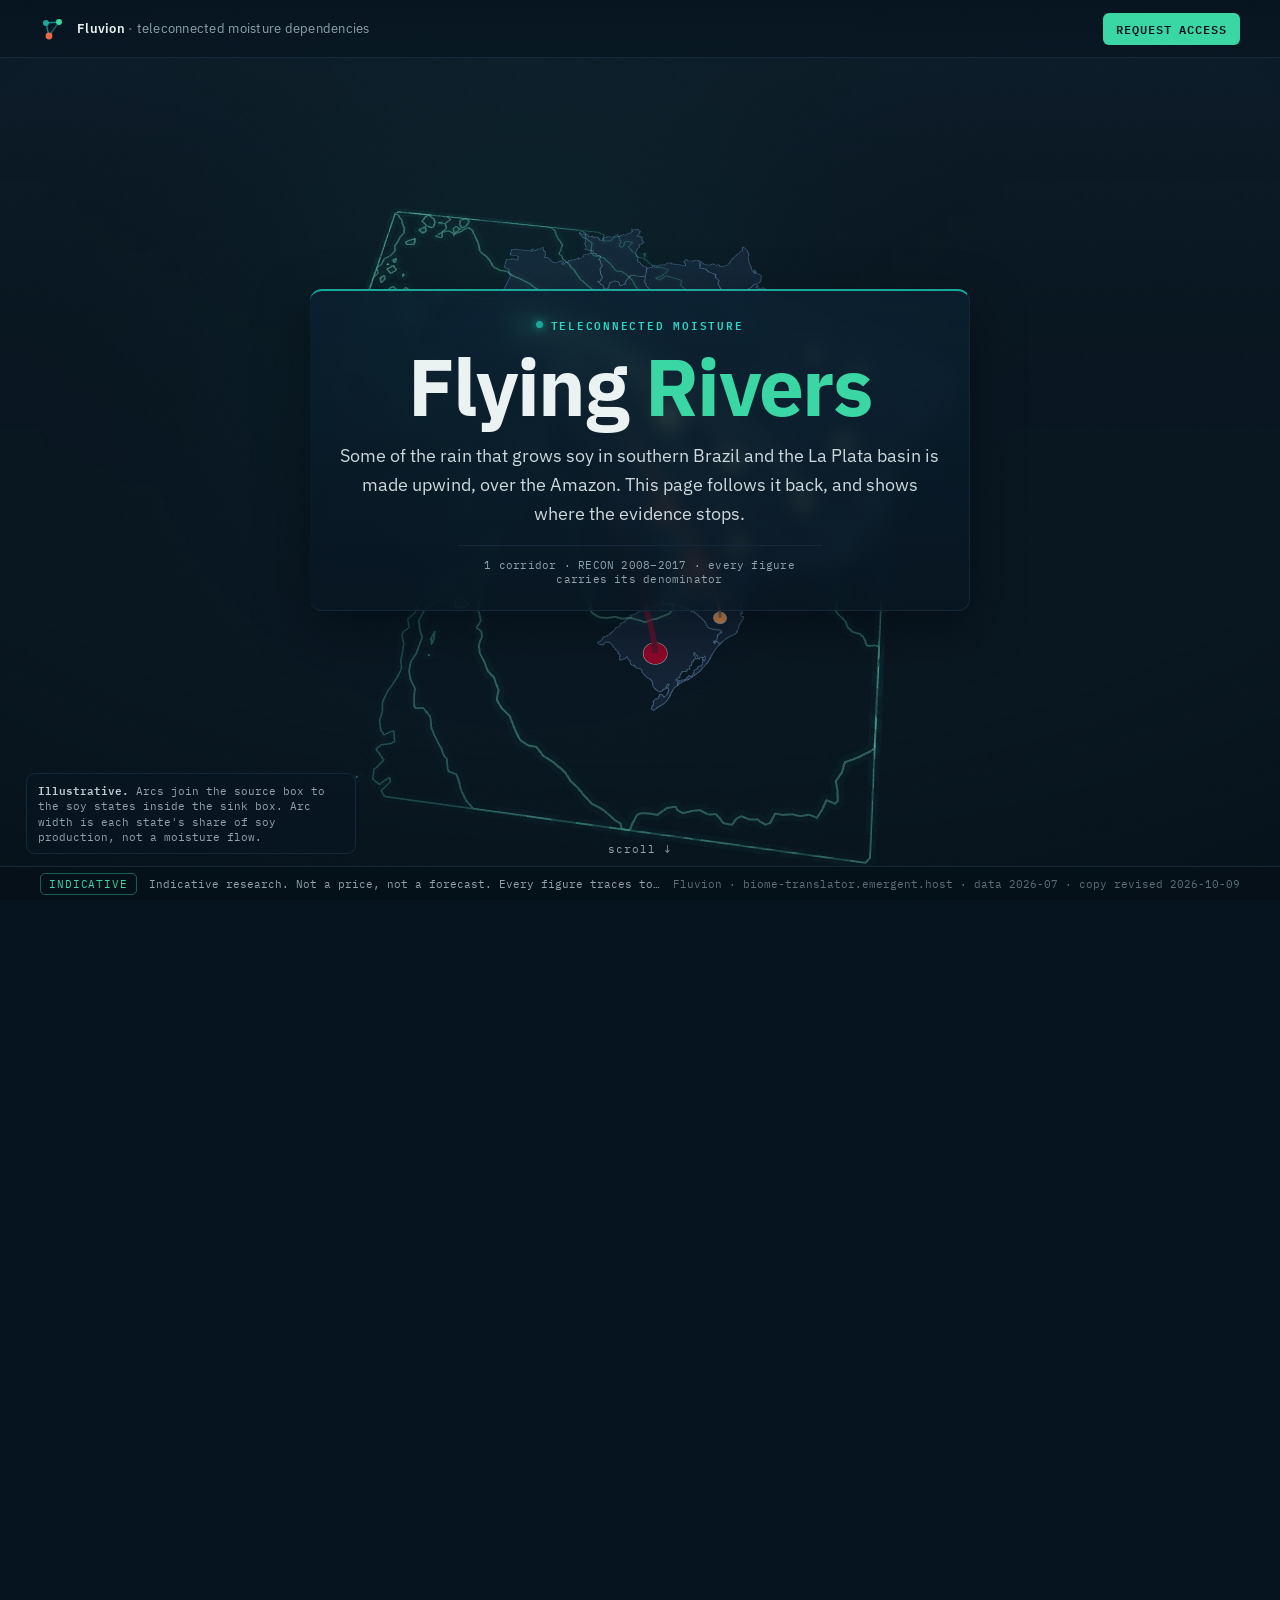
<file: index.html>
<!DOCTYPE html>
<html lang="en">
<head>
<meta charset="utf-8">
<meta name="viewport" content="width=device-width, initial-scale=1">
<title>Fluvion · Flying rivers, followed downwind</title>
<meta name="description" content="Rain over South America's soy country is partly made upwind, by the Amazon. Fluvion follows that moisture back, says what the evidence supports, and shows where it stops.">
<meta property="og:type" content="website">
<meta property="og:site_name" content="Fluvion">
<meta property="og:title" content="Fluvion · Flying rivers, followed downwind">
<meta property="og:description" content="A forest in the Amazon breathes water into the sky, and part of it falls as rain over the soy of southern South America. We follow that moisture back to its source and show where the evidence stops.">
<meta property="og:image" content="https://jaygut.github.io/fluvion-landing/og.png">
<meta property="og:image:width" content="1200">
<meta property="og:image:height" content="630">
<meta property="og:url" content="https://jaygut.github.io/fluvion-landing/">
<meta name="twitter:card" content="summary_large_image">
<meta name="twitter:title" content="Fluvion · Flying rivers, followed downwind">
<meta name="twitter:description" content="A claim-governed engine for teleconnected moisture dependencies. One corridor, traced with its denominator.">
<meta name="twitter:image" content="https://jaygut.github.io/fluvion-landing/og.png">
<link rel="icon" href="data:image/svg+xml,%3Csvg%20xmlns='http://www.w3.org/2000/svg'%20viewBox='0%200%2026%2026'%3E%3Ccircle%20cx='6'%20cy='7'%20r='3'%20fill='%231aa89b'/%3E%3Ccircle%20cx='19'%20cy='6'%20r='3'%20fill='%233ad6a3'/%3E%3Ccircle%20cx='9'%20cy='20'%20r='3.4'%20fill='%23e8694d'/%3E%3C/svg%3E">
<link rel="preconnect" href="https://fonts.googleapis.com">
<link rel="preconnect" href="https://fonts.gstatic.com" crossorigin>
<link href="https://fonts.googleapis.com/css2?family=IBM+Plex+Sans:wght@400;600;700&family=IBM+Plex+Mono:wght@400;500;600&display=swap" rel="stylesheet">
<link rel="stylesheet" href="css/brand.css">
<link rel="stylesheet" href="css/cinematic_v2.css">
<script src="vendor/deck.gl.min.js"></script>
<script src="vendor/d3.v7.min.js"></script>
<script src="vendor/scrollama.min.js"></script>
<script src="vendor/p5.min.js"></script>
<script src="data/bundle.js"></script>
<script src="data/seasonal_public.js"></script>
<script src="data/keystone_public.js"></script>
<script src="data/soy_context_public.js"></script>
</head>
<body>
<div id="deckwrap"></div>
<div id="atmo"></div>
<div class="vignette"></div>
<div class="progress" id="prog"></div>
<header class="site-header">
  <a class="lockup" href="#story" aria-label="Fluvion, home">
    <svg class="glyph" viewBox="0 0 26 26" aria-hidden="true">
      <line x1="6" y1="7" x2="19" y2="6" stroke="#1aa89b" stroke-width="1.3" opacity="0.8"/>
      <line x1="6" y1="7" x2="9" y2="20" stroke="#1aa89b" stroke-width="1.3" opacity="0.8"/>
      <line x1="19" y1="6" x2="9" y2="20" stroke="#1aa89b" stroke-width="1.3" opacity="0.55"/>
      <circle cx="6" cy="7" r="3" fill="#1aa89b"/><circle cx="19" cy="6" r="3" fill="#3ad6a3"/><circle cx="9" cy="20" r="3.4" fill="#e8694d"/>
    </svg>
    <span class="lockup__name"><span class="lockup__product">Fluvion</span><span class="lockup__sep"> · </span><span class="gol">teleconnected moisture dependencies</span></span>
  </a>
  <nav class="header-nav" aria-label="primary">
    <a href="mailto:jg@graphoflife.com?subject=Fluvion%20evidence%20pack%20request&amp;body=Hi%20Jay%2C%0D%0A%0D%0AI%27d%20like%20the%20Fluvion%20evidence%20pack.%0D%0A%0D%0AName%3A%0D%0AOrganisation%3A%0D%0ARole%3A%0D%0AWhat%20we%27re%20exploring%3A%0D%0A" class="nav-cta">Request access</a>
  </nav>
</header>
<div class="legend" id="legend"></div>
<div class="illus" id="illus"></div>

<!-- scene-6 interactive payload: the grade changes variance, never the mean -->
<aside class="grade-hud" id="grade-hud" aria-hidden="true">
  <div class="gh-head"><div class="gh-title">The grade</div><div class="gh-illus">illustrative</div></div>
  <p class="gh-sub">Same forest, same average rain. Drag toward degraded and watch the reliability, not the mean, fall apart.</p>
  <div class="gh-row"><span>Source condition</span><b class="gh-state" id="gh-state">intact</b></div>
  <input class="gh-slider" id="gh-slider" type="range" min="0" max="100" value="0" aria-label="Source forest condition, intact to degraded">
  <div class="gh-meters">
    <div class="gh-meter">
      <div class="gh-mlabel"><span>Mean rain delivered</span><b id="gh-mean-val">1.00x</b></div>
      <div class="gh-bar mean"><i id="gh-mean" style="width:80%"></i></div>
    </div>
    <div class="gh-meter">
      <div class="gh-mlabel"><span>Drought-tail risk</span><b id="gh-var-val">low</b></div>
      <div class="gh-bar var"><i id="gh-var" style="width:8%"></i></div>
    </div>
  </div>
  <canvas class="gh-spark" id="gh-spark" width="284" height="56"></canvas>
  <div class="gh-foot"><b>Same average · worse reliability.</b> Dashed line: the long-run mean. Coral: recent delivery. An illustration of the mechanism, not a measurement of this forest.</div>
</aside>

<main class="story" id="story">

  <section class="step center active" data-scene="0">
    <div class="card">
      <div class="eyebrow">Teleconnected moisture</div>
      <h1 class="hero-title">Flying <span class="a">Rivers</span></h1>
      <p class="body">Some of the rain that grows soy in southern Brazil and the La Plata basin is made upwind, over the Amazon. This page follows it back, and shows where the evidence stops.</p>
      <p class="hero-proof">1 corridor &middot; RECON 2008&ndash;2017 &middot; every figure carries its denominator</p>
    </div>
  </section>

  <section class="step" data-scene="2">
    <div class="card">
      <div class="eyebrow">Where the water starts</div>
      <h2 class="head">A declared source box in the western Amazon.</h2>
      <p class="body">We start from a fixed box of the western Amazon, about 51 million hectares between 4 and 8 degrees south. Its forests return water to the air as vapour, and part of that vapour travels south toward the soy belt. The farms downwind have never had to account for where that water comes from.</p>
    </div>
  </section>

  <section class="step right" data-scene="3">
    <div class="card">
      <div class="eyebrow">The flying river</div>
      <h2 class="head">About a fifth of the moisture that leaves the source box reaches the soy belt.</h2>
      <p class="body">We take the moisture flow from RECON, a published moisture-tracking dataset, and reconcile it to ERA5, the European reanalysis that reconstructs the global atmosphere hour by hour. Running our own tracking model (WAM2layers) is the next milestone, not a claim we make today. Of the moisture we track leaving the Amazon source box, about <span class="hl">20 percent</span> falls inside the soy-belt box (RECON annual mean, 2008&ndash;2017). That is a share of what leaves the source, not a share of the rain that falls on the farms.</p>
    </div>
  </section>

  <!-- g-graph (3a): the reframe. Pipe becomes a graph. Number-free flip; the field blooms under the corridor. -->
  <section class="step" data-scene="g-graph">
    <div class="card">
      <div class="eyebrow">The reframe</div>
      <h2 class="head">A pipe has one source. This has thousands, and their positions are not equal.</h2>
      <p class="body">We have been drawing one lane, as if the rain had a single headwater you could fence off. Underneath that lane is the real object: the same reconciled moisture flows that give the corridor its number are a directed, weighted network across South America, thousands of cells that each drink rain and breathe some back, wired to the next. A source forest is not a patch of green in that picture. It is a position. Two forests that look identical from the road can sit in completely different places in the wiring, and the wiring, not the canopy, is what sets how much of the belt's rain leans on them. So the useful question stops being where does the water start, and becomes which positions carry the load.</p>
    </div>
  </section>

  <!-- g-keystone (3b, beat 1): the field becomes checkable, and reduces to the committed annual w. -->
  <section class="step right" data-scene="g-keystone">
    <div class="card">
      <div class="eyebrow">The keystone field</div>
      <h2 class="head">Read it off the graph: the supply is concentrated.</h2>
      <p class="body">Point that network at one downwind economy, the South American soy grown in the Amazon-influenced rainfall system, and ask the inverse question the hub maps never ask: which upwind cells supply this belt's moisture, and how much. The dependency comes back concentrated, not spread. The top tenth of source cells carry about <span class="hl">48 percent</span> of the moisture the belt receives from the tracked field, and it is not just the biggest evaporators doing the work, because the field barely tracks how much a cell evaporates. Reduced back to the corridor, the field returns the same annual weight, <span class="hl">w = 0.2034</span>. That is a consistency check, not an independent test.</p>
      <div class="keystone" id="keystone"></div>
    </div>
  </section>

  <!-- g-keystone-audit (3b, beat 2): the self-deflating audit chip, its own scroll beat on the same camera. -->
  <section class="step right" data-scene="g-keystone-audit">
    <div class="card">
      <div class="eyebrow">The honest reading</div>
      <h2 class="head">Concentrated, yes. A hidden discovery, no.</h2>
      <p class="body">We ran the field against its own null models before believing it, and it is worth showing what held and what did not. The concentration is real, and it is not an artifact of which cells evaporate the most. But most of it is the plain geometry of a corridor between a source and a sink: a shuffle that only preserves each cell's distance from the belt nearly reproduces the same concentration, and against equal-area patches drawn at random the field sits close to the middle of the pack. So read this as a sharper map of where the load already sits, not a new law of nature. The honest verdict is decision-useful, not Nature-grade, and we would rather say that plainly than let a clean map imply a precision it does not have.</p>
      <div class="kaudit" id="kaudit"></div>
    </div>
  </section>

  <section class="step center" data-scene="s-seasonal">
    <div class="card">
      <div class="eyebrow">The keystones hold</div>
      <h2 class="head">The keystones hold. Only the load breathes.</h2>
      <p class="body">The cells that carry the load do not change with the seasons, but how much they carry does. Three moisture models agree on the order of the keystone cells, while the transport swings about 3.3 times between seasons: w is about <span class="hl">0.33</span> in the wet season and <span class="hl">0.10</span> in the dry. The seasonal field still reconciles to the committed annual value, w = 0.2034, within 1.5 percent.</p>
      <div class="seasonal" id="seasonal"></div>
    </div>
  </section>

  <section class="step right" data-scene="4">
    <div class="card">
      <div class="eyebrow">The test</div>
      <h2 class="head">In 2022 the rivers ran thin. Our model got the direction and missed the size.</h2>
      <p class="body">The La Ni&ntilde;a drought of 2021 and 2022 cut Rio Grande do Sul's soy by <span class="red">more than half</span> (IBGE), while the cerrado (Brazil's central savanna) held steady. The map shows what was observed. For Rio Grande do Sul our engine predicted a yield anomaly of about &minus;4 percent, against about &minus;44 percent observed. Across 22 harvests and 13 states the rainfall&ndash;yield link is modest (r &asymp; 0.21), below the 0.30 bar we set ourselves, so the financial step stays closed. This is a backtest, not a forecast.</p>
    </div>
  </section>

  <section class="step right" data-scene="s-context">
    <div class="card">
      <div class="eyebrow">The missed map</div>
      <h2 class="head">Not every soy hectare carries the same drought load.</h2>
      <p class="body">There is no price here. This map asks where soy value, drought history, heat pressure, and soil constraints overlap. It is useful for triage, but the benchmark did not promote it, so it sits beside the corridor analysis, not inside it.</p>
      <div class="soy-context" id="soy-context"></div>
    </div>
  </section>

  <section class="step center" data-scene="6">
    <div class="card">
      <div class="eyebrow">The grade</div>
      <h2 class="head">A degraded forest may make the same rain, less reliably.</h2>
      <p class="body">Here is a mechanism we take seriously, shown as an illustration. Published work documents intact, diverse forest holding its transpiration through drought better than degraded forest under the same heat. If that holds here, a forest's condition would change how steadily it makes rain more than how much it makes on average. We have not measured that link for this corridor. The layer that would track it is deferred until it passes its own tests, so nothing else on this page depends on it.</p>
    </div>
  </section>

  <section class="step right" data-scene="7">
    <div class="card">
      <div class="eyebrow">Where this goes</div>
      <h2 class="head">No price today. No forecast either.</h2>
      <p class="body">Today the engine screens one corridor: a moisture attribution that passes its physical checks, and a drought backtest whose link to the harvest is still too weak to carry a price. Next, we run our own WAM2layers moisture ensemble and test the response step again. The same moisture map is already re-read on <a href="andes.html">two Andean water towers</a>, asking how much of Quito's and Bogota's rain arrives from the Amazon. We also watch the source: the 2023 and 2024 droughts drove its evaporation sharply below normal (TerraClimate, observed). That record sits beside the corridor, never inside it. A season-ahead warning is a research path, not a claim: Gate F has not run, and we will publish the skill before we ever call anything a forecast. The direction is a graph, not a lane. The same load-bearing-node method extends from this one corridor toward a directed precipitationshed network, and it already runs on other systems: our <a href="https://jaygut.github.io/upper-colorado-corridor-landing/">Upper Colorado corridor</a> applies the identical method to a river basin, and it is an honest sibling, because it reports where the load is not concentrated as readily as where it is.</p>
    </div>
  </section>

  <section class="step center" data-scene="8">
    <div class="card">
      <div class="eyebrow">The ask</div>
      <h2 class="head">One corridor, honestly bounded.</h2>
      <p class="body">One open core and one commercial layer, built by one team. The open engine is the auditable standard underneath. What we stand behind today is the corridor's moisture link, read with its denominator. What we flag as unfinished is everything after it: the harvest response, the exposure, and any price. Each corridor is a provenance-bound object, and the same integration and tests extend it corridor by corridor. If you work in agrifood, water, energy, insurance or finance and want to test whether a dependency like this would change a real decision, write to us.</p>
      <div class="gtab" style="margin-top:20px">
        <div class="gtab-row gtab-head"><span>Corridor</span><span>Status</span><span>What it shows</span></div>
        <div class="gtab-row gtab-on"><span>Amazon to La Plata soy</span><span>Physical screen passes</span><span>The moisture link can be traced and audited. The link to the harvest (r &asymp; 0.21) is below our 0.30 bar, so there is no price.</span></div>
        <div class="gtab-row"><span>Quito water tower</span><span>Attributed, gated</span><span>About a third (31.9%) of the city sink's precipitation is Amazon-class.</span></div>
        <div class="gtab-row"><span>Bogota water tower</span><span>Attributed, mixed source</span><span>Amazon 13.3%, Orinoco 20.7%, ocean or unresolved 50.8%. No forced claim.</span></div>
      </div>
      <ul class="pack-proof">
        <li><b>Bounded.</b> The physical screen passes. The 2022 drought was badly underestimated, and the financial step stays closed until the response clears its own bar.</li>
        <li><b>Sourced.</b> Every number carries its source, its denominator and its confidence, from RECON moisture physics to the crop backtest.</li>
        <li><b>In the pack.</b> The full provenance ledger and the backtest, shared with serious counterparties on request.</li>
      </ul>
      <div class="cta-row" style="display:flex;flex-wrap:wrap;gap:14px;justify-content:center;margin-top:24px">
        <a class="btn btn--primary" href="mailto:jg@graphoflife.com?subject=Fluvion%20evidence%20pack%20request&amp;body=Hi%20Jay%2C%0D%0A%0D%0AI%27d%20like%20the%20Fluvion%20evidence%20pack.%0D%0A%0D%0AName%3A%0D%0AOrganisation%3A%0D%0ARole%3A%0D%0AWhat%20we%27re%20exploring%3A%0D%0A">Request the evidence pack</a>
        <a class="btn btn--ghost" href="andes.html">See the Andean corridor</a>
      </div>
      <p class="contactline" style="margin-top:18px"><a href="mailto:jg@graphoflife.com">jg@graphoflife.com</a> <span class="sep">·</span> <a href="https://biome-translator.emergent.host/">biome-translator.emergent.host</a></p>
      <p class="footnote">Built entirely from open public data and real computation. Indicative research, not a price and not a forecast. The full evidence pack is shared on request.</p>
      <p class="builtby" style="margin:22px auto 0;text-align:left">Built by <strong>Jay Gutierrez, PhD</strong>, working at the intersection of ecological network science, graph intelligence, and nature-finance translation, and building the open engine behind Fluvion.</p>
    </div>
  </section>

</main>

<div class="scroll-hint" id="hint">scroll ↓</div>
<footer class="claimbar">
  <span class="tag">INDICATIVE</span>
  <span class="txt">Indicative research. Not a price, not a forecast. Every figure traces to open data or a real computation.</span>
  <span class="snap">Fluvion · <a href="https://biome-translator.emergent.host/">biome-translator.emergent.host</a> · data 2026-07 · copy revised 2026-10-09</span>
</footer>
<script src="js/cinematic_v2.js"></script>
<script src="js/soy_context.js"></script>
<script src="js/seasonal.js"></script>
<script src="js/keystone.js"></script>
<script src="js/atmosphere.js"></script>
</body>
</html>
</file>
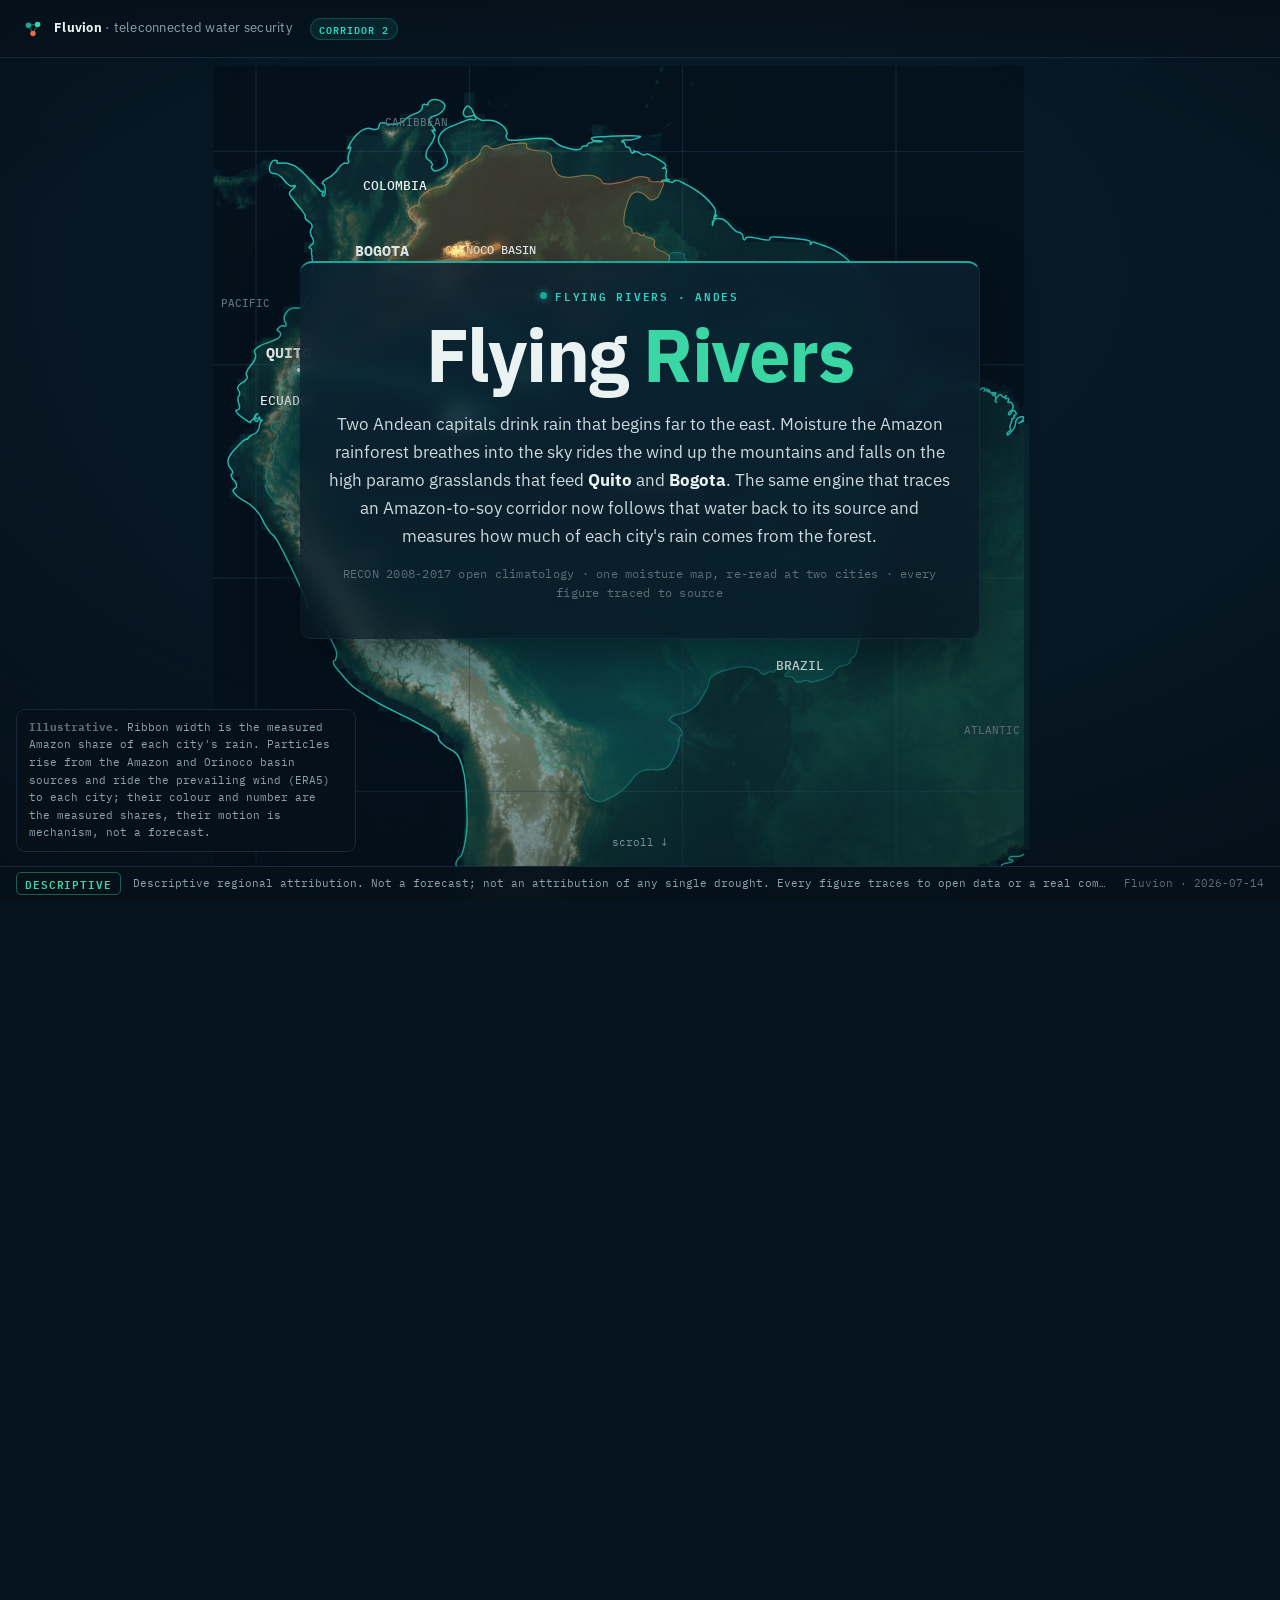
<file: andes.html>
<!doctype html>
<html lang="en">
<head>
<meta charset="utf-8">
<meta name="viewport" content="width=device-width, initial-scale=1">
<title>Fluvion · Flying Rivers: two Andean water towers</title>
<meta name="description" content="The rain that feeds Quito and Bogota is partly made in the Amazon, a thousand kilometres east. Using the same open moisture map that traces the Amazon-to-soy corridor, we measure each city's Amazon share: Quito is Amazon-facing, Bogota is a genuine mix. Descriptive regional attribution only.">
<link rel="preconnect" href="https://fonts.googleapis.com">
<link rel="preconnect" href="https://fonts.gstatic.com" crossorigin>
<link href="https://fonts.googleapis.com/css2?family=IBM+Plex+Sans:wght@400;600;700&family=IBM+Plex+Mono:wght@400;500;600&display=swap" rel="stylesheet">
<link rel="stylesheet" href="css/brand.css">
<link rel="stylesheet" href="css/andes.css">
<link rel="icon" href="data:image/svg+xml,%3Csvg xmlns='http://www.w3.org/2000/svg' viewBox='0 0 24 24'%3E%3Ccircle cx='7' cy='8' r='3' fill='%231aa89b'/%3E%3Ccircle cx='17' cy='7' r='3' fill='%233ad6a3'/%3E%3Ccircle cx='12' cy='17' r='3' fill='%23e8694d'/%3E%3C/svg%3E">
<!-- vendored libs (self-hosted, no CDN at runtime) -->
<script src="vendor/d3.v7.min.js"></script>
<script src="vendor/scrollama.min.js"></script>
<script src="vendor/deck.gl.min.js"></script>
<script src="vendor/p5.min.js"></script>
<!-- the single data source of truth: every number on this page binds to window.ANDES_DATA -->
<script src="data/andes/andes_public.js"></script>
</head>
<body>

<!-- ===== fixed stage ===== -->
<div id="deckwrap"></div>
<div id="atmo"></div>
<div class="vignette"></div>
<div class="progress" id="prog"></div>

<!-- ===== header ===== -->
<header class="site-header">
  <a class="lockup" href="#story">
    <svg class="glyph" viewBox="0 0 24 24" aria-hidden="true">
      <line x1="7" y1="8" x2="17" y2="7" stroke="#1aa89b" stroke-width="1.2" opacity=".6"/>
      <line x1="7" y1="8" x2="12" y2="17" stroke="#1aa89b" stroke-width="1.2" opacity=".6"/>
      <line x1="17" y1="7" x2="12" y2="17" stroke="#1aa89b" stroke-width="1.2" opacity=".6"/>
      <circle cx="7" cy="8" r="3" fill="#1aa89b"/><circle cx="17" cy="7" r="3" fill="#3ad6a3"/>
      <circle cx="12" cy="17" r="3" fill="#e8694d"/>
    </svg>
    <span class="lockup__name"><span class="lockup__product">Fluvion</span>
      <span class="lockup__sep"> · </span><span class="gol">teleconnected water security</span></span>
    <span class="v2tag">Corridor 2</span>
  </a>
</header>

<!-- ===== measured / illustrative overlays (toggled per scene) ===== -->
<div class="legend" id="legend"></div>
<div class="illus" id="illus"></div>
<div class="scroll-hint" id="hint">scroll &darr;</div>

<!-- ===== story ===== -->
<main class="story" id="story">

  <section class="step center active" data-scene="hook">
    <div class="card">
      <div class="eyebrow">Flying rivers · Andes</div>
      <h1 class="hero-title">Flying <span class="a">Rivers</span></h1>
      <p class="body">Two Andean capitals drink rain that begins far to the east. Moisture the Amazon rainforest
        breathes into the sky rides the wind up the mountains and falls on the high paramo grasslands that feed
        <strong>Quito</strong> and <strong>Bogota</strong>. The same engine that traces an Amazon-to-soy corridor
        now follows that water back to its source and measures how much of each city's rain comes from the forest.</p>
      <p class="proof">RECON 2008-2017 open climatology · one moisture map, re-read at two cities · every figure traced to source</p>
    </div>
  </section>

  <section class="step right" data-scene="quito">
    <div class="card">
      <div class="eyebrow">Quito · the Amazon-facing tower</div>
      <h2 class="head">About a third of Quito's rain is Amazon-class, its largest single source.</h2>
      <p class="body">Of the rain that falls on the high grasslands feeding Quito, the Amazon class is the largest
        single source, <span class="hl" id="q-amazon"></span> in a typical year (RECON 2008-2017). Ocean and unresolved
        moisture together make up about 46 percent. Those grasslands drain east toward the
        Amazon, and the prevailing wind carries Amazon moisture straight up the eastern slope. On the map, the teal
        ribbon's <span class="hl">width is that measured share</span>, drawn from the western Amazon into the water
        tower.</p>
      <div class="wedgewrap"><div class="wtitle"><span class="wsite">Where Quito's rain is born</span>
        <span class="wframe">typical year</span></div>
        <div class="wedgebar" id="andes-wedge-quito"></div>
        <div class="wedgeread" id="andes-read-quito"></div>
        <div class="wedgeleg" id="andes-leg-quito"></div></div>
    </div>
  </section>

  <section class="step" data-scene="bogota">
    <div class="card">
      <div class="eyebrow">Bogota · an honest mix</div>
      <h2 class="head">Bogota's water is a genuine mix, and that honesty is the point.</h2>
      <p class="body">For Bogota the Amazon is a minority, <span class="hl" id="b-amazon"></span>, behind the closer
        Orinoco basin at <span class="hl" id="b-orinoco"></span> and behind moisture off the ocean and other land. We
        report the measured <span class="green">Amazon slice</span>, <span class="red">not the whole city</span>. On the
        map, Bogota's thin teal Amazon ribbon sits behind a wider amber Orinoco ribbon. Bogota is not an Amazon water tower, and
        we do not call it one.</p>
      <div class="wedgewrap"><div class="wtitle"><span class="wsite">Where Bogota's rain is born</span>
        <span class="wframe">typical year</span></div>
        <div class="wedgebar" id="andes-wedge-bogota"></div>
        <div class="wedgeread" id="andes-read-bogota"></div>
        <div class="wedgeleg" id="andes-leg-bogota"></div></div>
    </div>
  </section>

  <section class="step center" data-scene="season">
    <div class="card">
      <div class="eyebrow">The dry season</div>
      <h2 class="head">In the dry season, the Amazon's share climbs.</h2>
      <p class="body">The annual mix comes first. A separate three-model seasonal cross-check (AMSSRAB) shows the Amazon's share rising through the
        June-August dry season, to <span class="hl" id="q-jja"></span> for Quito and <span class="hl" id="b-jja"></span>
        for Bogota, when local rain is scarce and the forest upwind matters most. Step through the year:</p>
      <div class="seasontoggle" id="andes-seasons">
        <div class="stitle">Season · annual first, then the seasonal cross-check</div>
        <div class="seasonbtns" id="andes-season-btns"></div>
        <div class="seasonbars" id="andes-season-bars"></div>
        <div class="seasonread" id="andes-season-read"></div>
      </div>
      <p class="callout">This seasonal cross-check is coarser than the annual number and is computed separately. It
        corroborates the pattern; it does not replace the annual figure and is not a claim about any single drought.</p>
    </div>
  </section>

  <section class="step right" data-scene="honesty">
    <div class="card">
      <div class="eyebrow">The resolution</div>
      <h2 class="head">A region, not a pixel.</h2>
      <p class="body">The source map works in <span class="hl"><span id="res-deg"></span> degree</span> squares, about
        <span class="hl"><span id="res-km"></span> km</span> across near the equator. A paramo intake is far smaller
        than one square, so this is a useful regional attribution, never a per-pixel or single-drought number. We
        show exactly what is measured and what is not: the attribution and the seasonal check are done; any
        water-supply value stays locked until observed hydrology is in. Any future valuation would anchor to the
        real protected paramo, never a grid square.</p>
      <div class="gates" id="andes-gates"></div>
      <p class="callout">Not a forecast; not an attribution of any single drought. RECON is a 2008-2017 climatology with
        no year-to-year signal.</p>
    </div>
  </section>

  <section class="step center" data-scene="engine">
    <div class="card">
      <div class="eyebrow">One engine</div>
      <h2 class="head">One audited method. A library of corridors.</h2>
      <p class="body">Nothing new was measured for the Andes. We re-read the same open moisture map that traces the
        Amazon-to-soy corridor, now at each city's water tower, and as a check it reproduces that corridor's headline
        weight <span class="hl">w = <span id="reuse-w"></span></span> exactly. Both corridors ride one audited path,
        which is the point: Fluvion is a corridor engine, not a one-off soy calculator. Turning this attribution into
        a water-supply value is a later gate, not today's claim. It needs what we will not invent: observed river flow
        that the Amazon signal explains better than season-average and last-year baselines. The soy corridor has not
        cleared its own version of that bar either: its physical screen passes, but its link to the harvest is still
        too weak to carry a price. Until the hydrology and the economics land, any value stays locked.</p>
      <div class="anchorchip">Same map, same method &middot; reproduces <b>w_soybelt = <span id="anchor-w"></span></b></div>
      <div class="corridorgrid" id="andes-corridors"></div>
      <p class="callout">A same-map consistency check, not independent validation: it shows both corridors use the
        identical audited method, not that the attribution is externally confirmed.</p>
    </div>
  </section>

  <section class="step center" data-scene="ask">
    <div class="card">
      <div class="eyebrow">The ask</div>
      <h2 class="head">Corridor one is traced. This is corridor two.</h2>
      <p class="body">Soy shows the physical chain, from forest moisture to the rain over a farm belt, and shows where it
        stops: the link to the harvest is still too weak to carry a price. The Andes shows the same attribution travel
        to municipal water security, and stay honest where the
        evidence is not yet in. Serious counterparties can inspect the full attribution and the provenance ledger,
        re-run every number on this page, or help close the hydrology gate. Every figure traces to a committed computation.</p>
      <p style="margin-top:18px;display:flex;flex-wrap:wrap;gap:14px;align-items:center">
        <a class="ghost" href="soy-belt.html">See the soy corridor</a>
        <a class="ghost" href="mailto:jg@graphoflife.com?subject=Fluvion%20evidence%20pack%20request&amp;body=Hi%20Jay%2C%0D%0A%0D%0AI%27d%20like%20the%20Fluvion%20evidence%20pack.%0D%0A%0D%0AName%3A%0D%0AOrganisation%3A%0D%0ARole%3A%0D%0AWhat%20we%27re%20exploring%3A%0D%0A">Request the evidence pack</a>
      </p>
    </div>
  </section>

</main>

<!-- ===== persistent honesty strip ===== -->
<footer class="claimbar">
  <span class="tag">DESCRIPTIVE</span>
  <span class="txt">Descriptive regional attribution. Not a forecast; not an attribution of any single drought. Every figure traces to open data or a real computation.</span>
  <span class="snap">Fluvion · <span id="snap-date">2026-07-07</span></span>
</footer>

<!-- ===== scripts (controller first, then widgets, then atmosphere) ===== -->
<script src="js/andes_stage.js"></script>
<script src="js/andes_widgets.js"></script>
<script src="js/andes_atmosphere.js"></script>
</body>
</html>
</file>
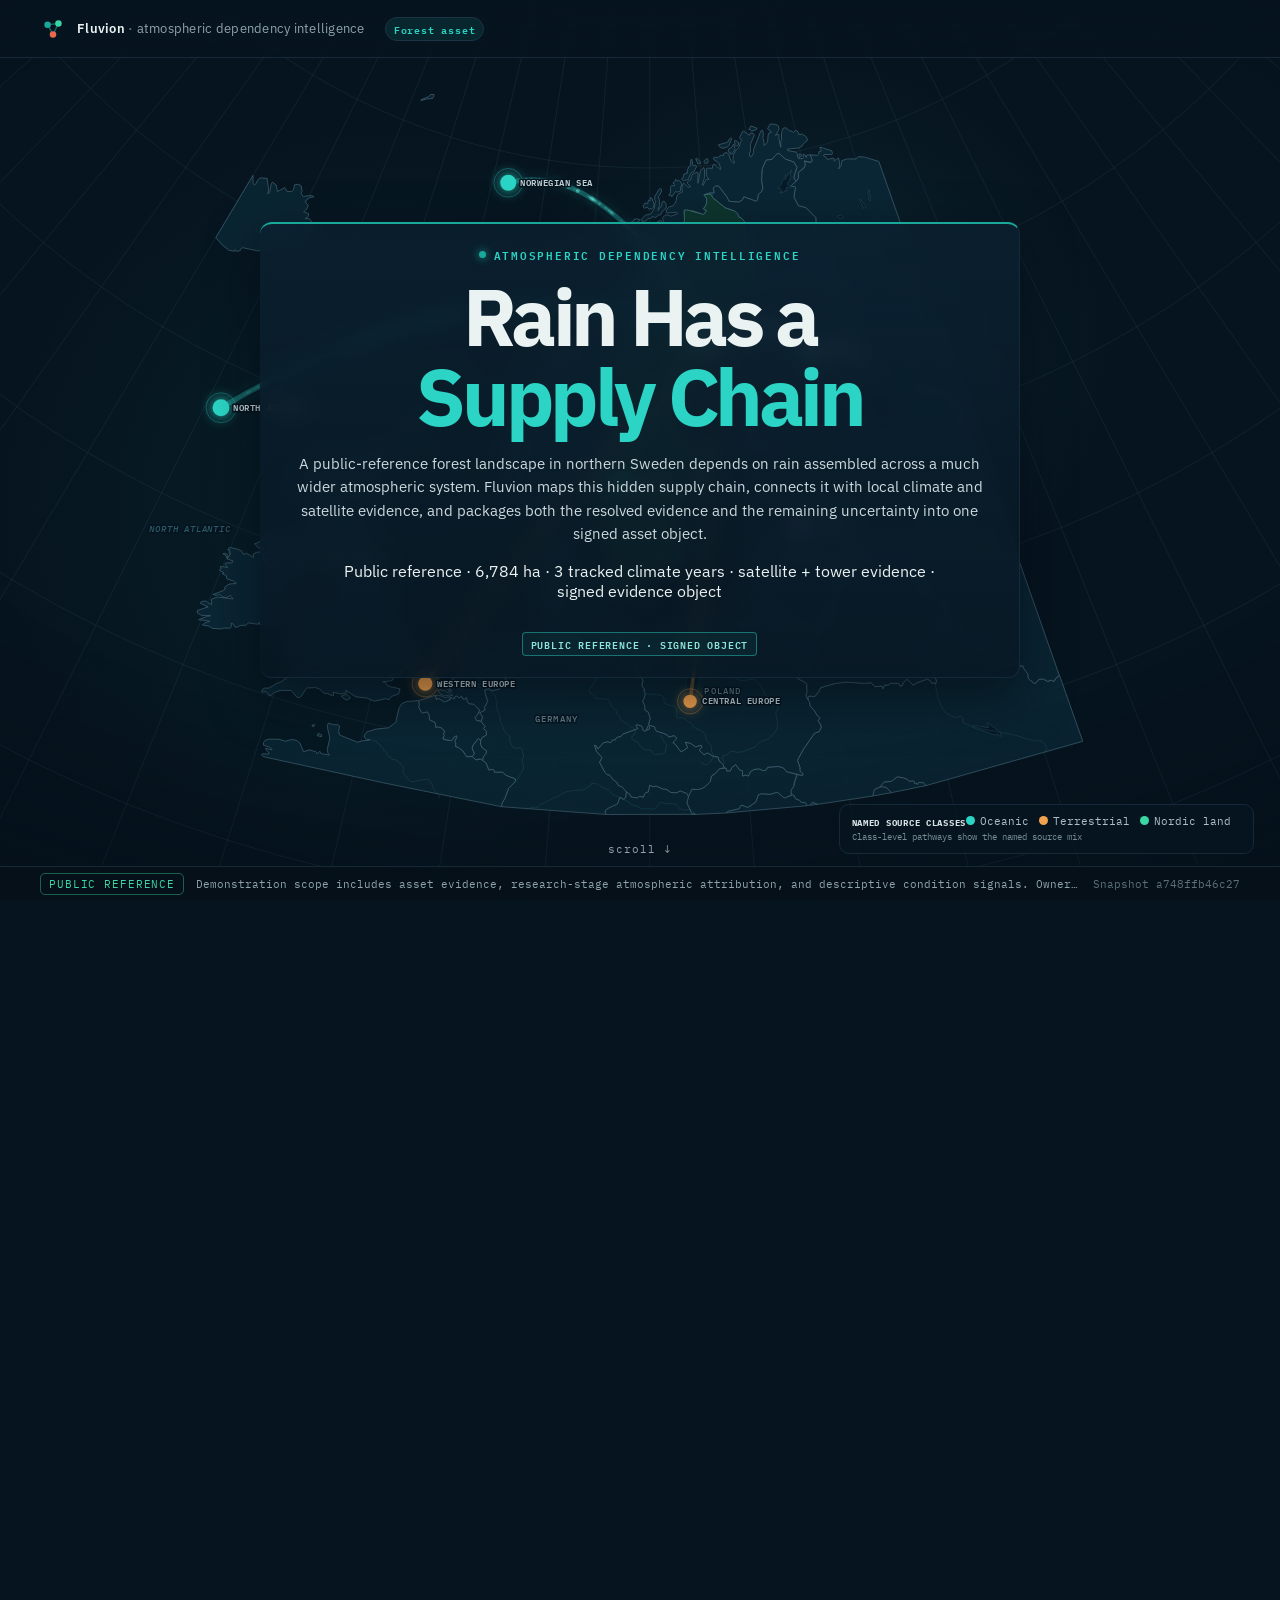
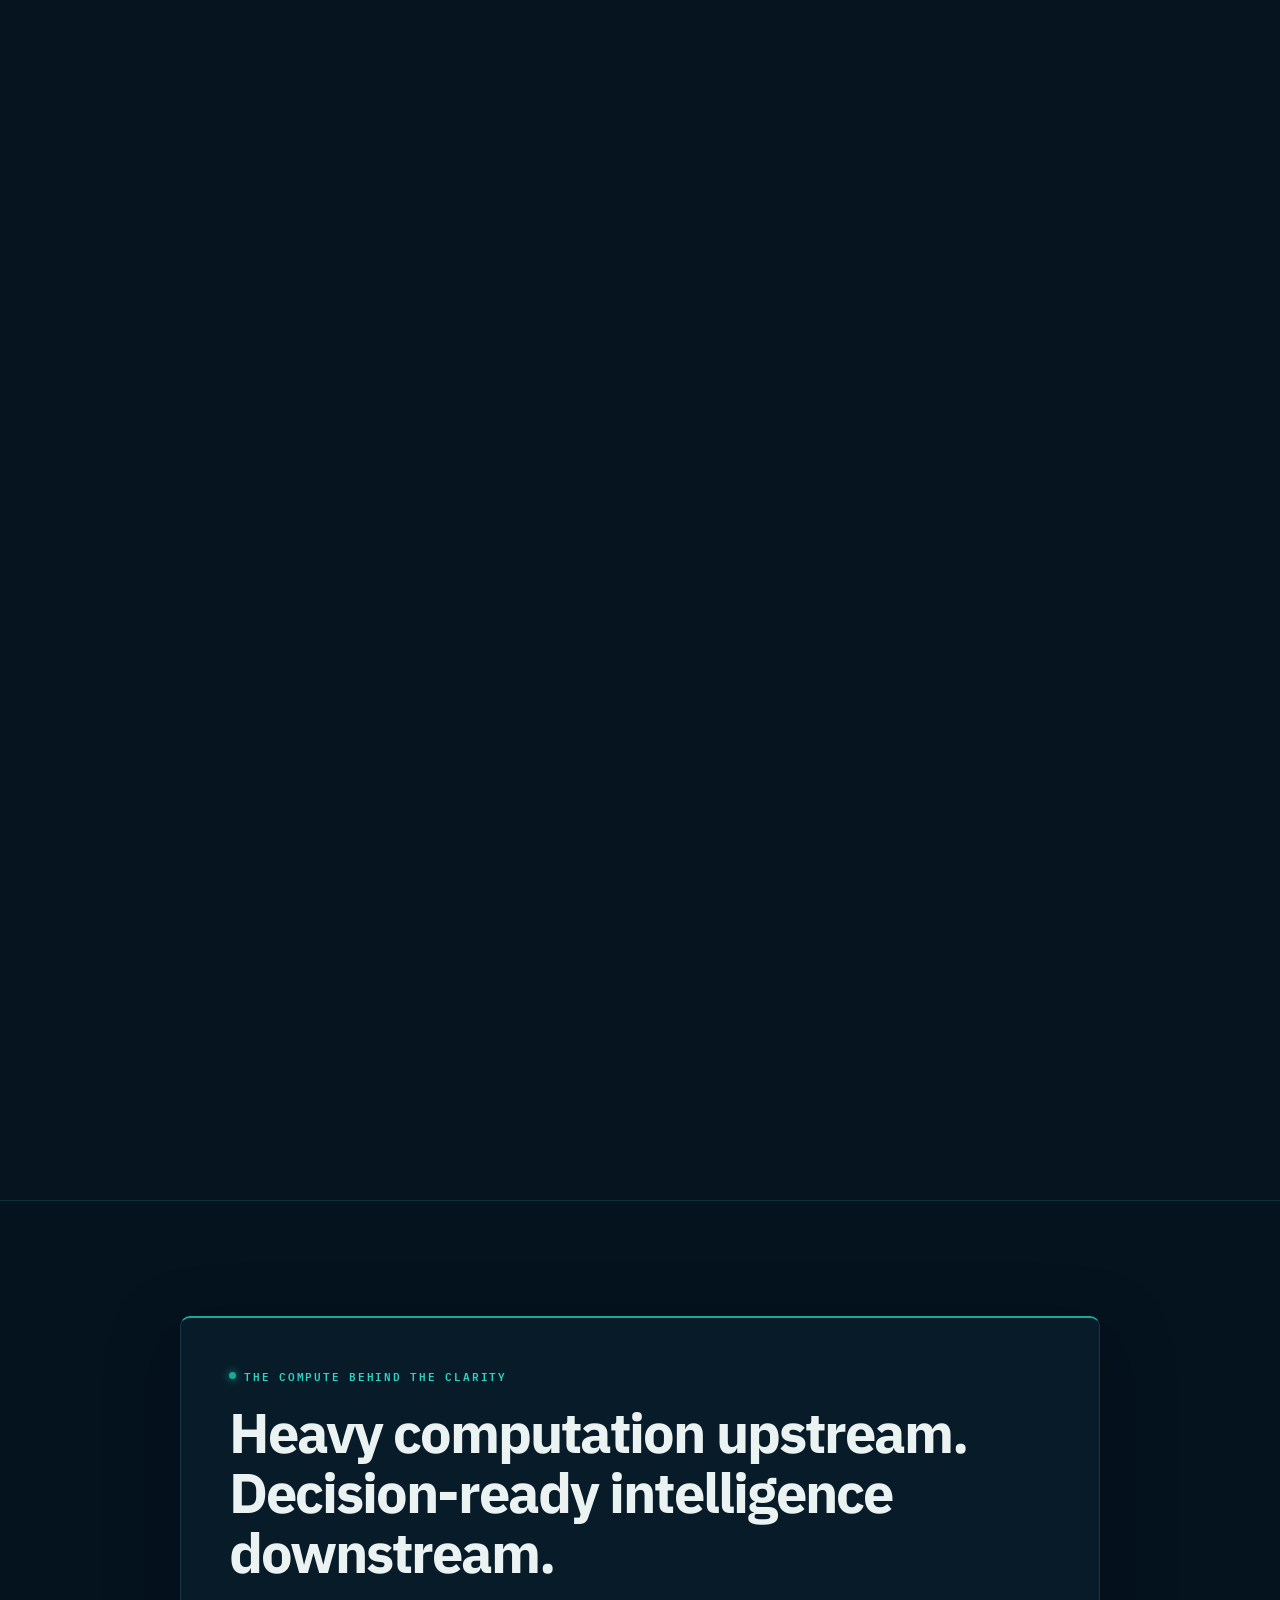
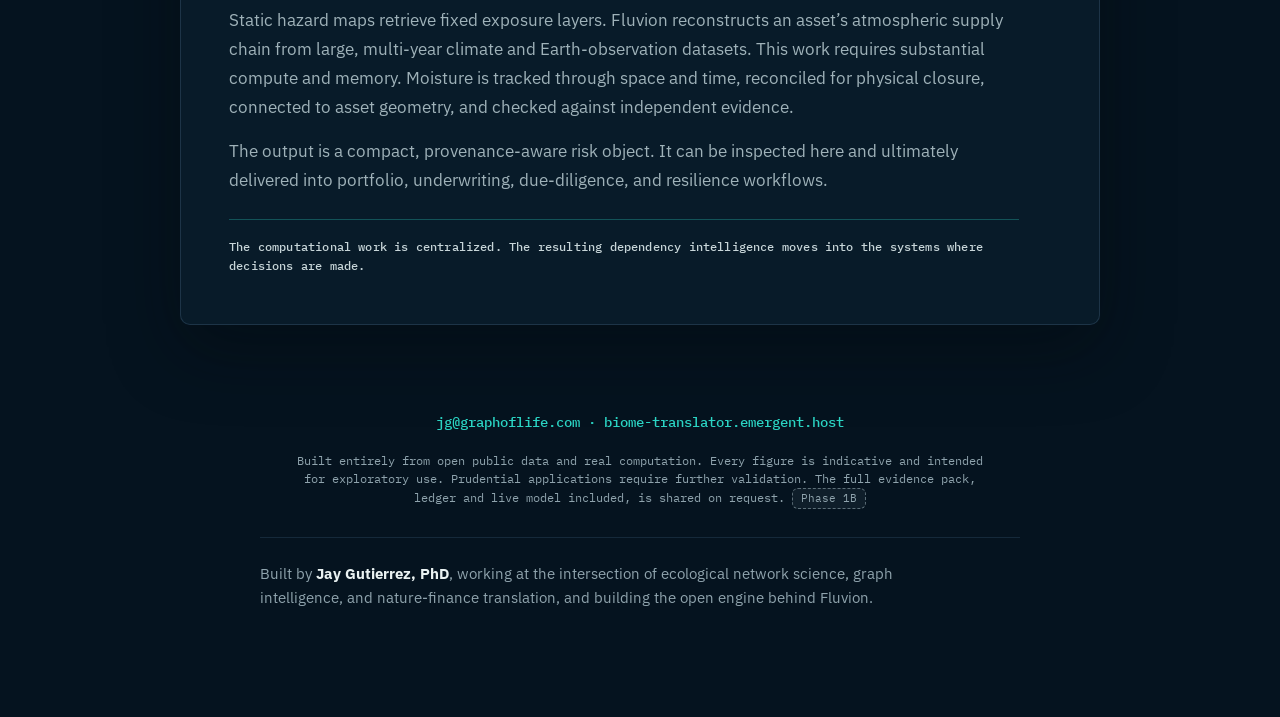
<file: nordic-forest.html>
<!doctype html>
<html lang="en">
<head>
<meta charset="utf-8">
<meta name="viewport" content="width=device-width, initial-scale=1">
<title>Fluvion · Rain Has a Supply Chain</title>
<meta name="description" content="A public-reference Nordic forest landscape mapped through atmospheric moisture dependencies, hydroclimate context, descriptive condition evidence, and explicit claim boundaries.">
<link rel="preconnect" href="https://fonts.googleapis.com">
<link rel="preconnect" href="https://fonts.gstatic.com" crossorigin>
<link href="https://fonts.googleapis.com/css2?family=IBM+Plex+Sans:wght@400;600;700&amp;family=IBM+Plex+Mono:wght@400;500;600&amp;display=swap" rel="stylesheet">
<link rel="stylesheet" href="css/brand.css?v=20260714g">
<link rel="stylesheet" href="css/cinematic_v2.css?v=20260714g">
<link rel="stylesheet" href="css/nordic_forest.css?v=20260714g">
<script src="vendor/d3.v7.min.js"></script>
<script src="vendor/scrollama.min.js"></script>
<script src="vendor/deck.gl.min.js"></script>
<script src="vendor/p5.min.js"></script>
<script>window.__NORDIC_RELEASE__ = "20260714g";</script>
<script src="data/nordic_forest/nordic_forest_public.js?v=20260714g"></script>
</head>
<body>
<a class="skip-link" href="#story">Skip to the story</a>
<div id="nordic-stage" aria-hidden="true"></div>
<div id="atmo" aria-hidden="true"></div>
<div class="vignette"></div>
<div class="progress" id="prog"></div>

<header class="site-header">
  <a class="lockup" href="#story" aria-label="Fluvion Nordic forest story">
    <svg class="glyph" viewBox="0 0 24 24" aria-hidden="true">
      <line x1="7" y1="8" x2="17" y2="7" stroke="#1aa89b" stroke-width="1.2" opacity=".6"/>
      <line x1="7" y1="8" x2="12" y2="17" stroke="#1aa89b" stroke-width="1.2" opacity=".6"/>
      <line x1="17" y1="7" x2="12" y2="17" stroke="#1aa89b" stroke-width="1.2" opacity=".6"/>
      <circle cx="7" cy="8" r="3" fill="#1aa89b"/><circle cx="17" cy="7" r="3" fill="#3ad6a3"/>
      <circle cx="12" cy="17" r="3" fill="#e8694d"/>
    </svg>
    <span class="lockup__name"><span class="lockup__product">Fluvion</span><span class="lockup__sep"> · </span><span class="gol">atmospheric dependency intelligence</span></span>
    <span class="v2tag">Forest asset</span>
  </a>
</header>

<div class="legend" id="legend"></div>
<div class="scroll-hint" id="hint">scroll &darr;</div>

<main class="story" id="story">
  <section class="step center active" data-scene="hook">
    <div class="card hero-card">
      <div class="eyebrow">Atmospheric dependency intelligence</div>
      <h1 class="hero-title">Rain Has a<br><span class="a">Supply Chain</span></h1>
      <p class="body">A public-reference forest landscape in northern Sweden depends on rain assembled across a much wider atmospheric system. Fluvion maps this hidden supply chain, connects it with local climate and satellite evidence, and packages both the resolved evidence and the remaining uncertainty into one signed asset object.</p>
      <p class="proof" id="hero-proof"></p>
      <span class="status-pill">PUBLIC REFERENCE · SIGNED OBJECT</span>
    </div>
  </section>

  <section class="step right" data-scene="blindspot">
    <div class="card">
      <div class="eyebrow">The missing layer</div>
      <h2 class="head">A coordinate locates the asset. Its water dependencies extend far beyond it.</h2>
      <p class="body">Most risk systems begin at the asset boundary with location, local hazards, sensitivity, and financial impact. Fluvion adds the inbound atmospheric layer and shows where the asset’s rain comes from, how much of the source mix is named, and how the evidence should be used.</p>
      <div class="layer-stack" id="layer-stack"></div>
      <p class="source-line">Market context from <a href="https://www.spglobal.com/sustainable1/en/solutions/physical-climate-risk-solutions" target="_blank" rel="noreferrer">S&amp;P Global physical climate risk</a> · <a href="https://tnfd.global/publication/additional-guidance-on-assessment-of-nature-related-issues-the-leap-approach/" target="_blank" rel="noreferrer">TNFD LEAP</a> · <a href="https://tnfd.global/publication/additional-sector-guidance-forestry-pulp-and-paper/" target="_blank" rel="noreferrer">TNFD forestry guidance</a></p>
      <p class="callout value-callout">Atmospheric dependency adds decision context to existing hazard intelligence.</p>
    </div>
  </section>

  <section class="step" data-scene="asset">
    <div class="card">
      <div class="eyebrow">The reference asset</div>
      <h2 class="head"><span id="asset-area-head"></span> hectares of real forest, with a public research boundary.</h2>
      <p class="body">The public Krycklan research landscape provides a defensible boundary and a precise evidence class. It establishes the physical reference for this demonstration. Commercial deployment begins with an authorized owner-supplied boundary.</p>
      <div class="tabset" id="asset-tabs" aria-label="Asset evidence"></div>
      <div class="evidence-panel" id="asset-evidence"></div>
      <span class="status-pill">PUBLIC REFERENCE · G1 GEOMETRY</span>
    </div>
  </section>

  <section class="step right" data-scene="forest">
    <div class="card">
      <div class="eyebrow">The forest inside the boundary</div>
      <h2 class="head">Most of the landscape is productive forest. An independent map checks the result.</h2>
      <p class="body">The Swedish land-cover map provides the primary classification. WorldCover provides an independent check of forest presence, and the mapping difference is measured.</p>
      <div class="toggle" id="forest-toggle" aria-label="Forest evidence view"></div>
      <div class="forest-bars" id="forest-bars"></div>
      <div class="audit-readout" id="forest-readout"></div>
      <span class="status-pill">PRIMARY MAP + INDEPENDENT CHECK · MEDIUM CONFIDENCE</span>
    </div>
  </section>

  <section class="step" data-scene="scale">
    <div class="card">
      <div class="eyebrow">Asset scale versus physics scale</div>
      <h2 class="head">The asset is precise. The atmospheric model retains its native scale.</h2>
      <p class="body">The public forest boundary is precise. The moisture analysis operates over four atmospheric grid cells around it. Fluvion reports each scale explicitly, preserving the resolution supported by the regional physics.</p>
      <div class="toggle" id="scale-toggle" aria-label="Scale lens"></div>
      <div class="big-ratio" id="support-ratio"></div>
      <p class="callout">Both scales remain visible throughout the evidence chain.</p>
    </div>
  </section>

  <section class="step" data-scene="moisture">
    <div class="card">
      <div class="eyebrow">The atmospheric mix</div>
      <h2 class="head">The named source mix changes from year to year.</h2>
      <p class="body">Choose a tracked May-to-September year. Each view uses the same accounting basis and retains the full atmospheric balance.</p>
      <p class="map-method">Moving particles follow representative source-class paths and carry the exact class composition. The animation shows class-level pathways for the named source mix.</p>
      <div class="toggle" id="wam-years" aria-label="WAM year"></div>
      <div class="stacked-composition" id="wam-composition"></div>
      <div class="audit-readout" id="wam-readout"></div>
      <details class="audit-drawer"><summary>How is the full balance handled?</summary><p id="residual-definition"></p><div id="wam-qa"></div></details>
      <span class="status-pill">PHYSICAL ACCOUNTING PASSED · FULL BALANCE RETAINED</span>
    </div>
  </section>

  <section class="step" data-scene="hydro">
    <div class="card">
      <div class="eyebrow">The event year</div>
      <h2 class="head">2018 was dry, hot, and locally persistent.</h2>
      <p class="body">The event provides local hydroclimate context. Attribution to an individual moisture source requires additional causal evidence.</p>
      <div class="toggle" id="hydro-metric" aria-label="Hydroclimate metric"></div>
      <div class="year-scrubber" id="hydro-years"></div>
      <div class="metric-grid" id="hydro-readout"></div>
      <span class="status-pill">SMHI 4 KM SPATIAL ANALYSIS · LOCAL CONTEXT</span>
    </div>
  </section>

  <section class="step right" data-scene="condition">
    <div class="card wide-card">
      <div class="eyebrow">The observed condition</div>
      <h2 class="head">Satellite evidence reveals a condition signal for the next validation stage.</h2>
      <p class="body">NDMI moved in the expected stress direction while NDVI produced a contrasting response. Fluvion carries both signals into the evidence object and keeps causal interpretation in the next validation stage.</p>
      <div class="toggle" id="condition-tabs" aria-label="Condition evidence"></div>
      <div id="condition-view"></div>
      <span class="status-pill">DESCRIPTIVE CONDITION EVIDENCE · CAUSAL STUDY NEXT</span>
    </div>
  </section>

  <section class="step center" data-scene="object">
    <div class="card object-card">
      <div class="eyebrow">Traceable decision evidence</div>
      <h2 class="head">One signed object. Every conclusion carries its evidence status.</h2>
      <div class="risk-object" id="risk-object"></div>
      <div class="provenance-drawer" id="provenance-drawer" aria-live="polite"></div>
    </div>
  </section>

  <section class="step center" data-scene="platform">
    <div class="card wide-card">
      <div class="eyebrow">The platform</div>
      <h2 class="head">One dependency engine. Three different decisions.</h2>
      <p class="body">Each demonstration supports a different decision and states the evidence available for that use. Fluvion packages dependency, confidence, and provenance in the same signed object structure.</p>
      <div class="product-grid" id="product-grid"></div>
    </div>
  </section>

  <section class="step right" data-scene="commercial">
    <div class="card wide-card">
      <div class="eyebrow">Public proof, private deployment</div>
      <h2 class="head">Bring an authorized boundary. Keep the geometry sealed.</h2>
      <div class="workflow" id="commercial-workflow"></div>
      <div class="commercial-columns" id="commercial-requirements"></div>
      <span class="status-pill">READY FOR AUTHORIZED GEOMETRY · PUBLIC REFERENCE SHOWN</span>
    </div>
  </section>

  <section class="step center" data-scene="ask">
    <div class="card wide-card ask-card">
      <div class="eyebrow">The next proof</div>
      <h2 class="head">Bring one asset boundary and one decision.</h2>
      <div class="partner-grid" id="partner-grid"></div>
      <p class="primary-question">Where would atmospheric-dependency intelligence change a decision in your workflow, and what evidence would establish trust?</p>
      <div class="cta-row">
        <a class="ghost" href="mailto:jg@graphoflife.com?subject=Fluvion%20Nordic%20forest%20design-partner%20conversation&amp;body=Hi%20Jay%2C%0D%0A%0D%0AI%27d%20like%20to%20explore%20where%20an%20atmospheric-dependency%20layer%20could%20fit%20our%20workflow.%0D%0A%0D%0AOrganisation%3A%0D%0ADecision%20workflow%3A%0D%0AEvidence%20required%3A%0D%0A">Start a design-partner conversation</a>
        <a class="ghost" href="soy-belt.html">Soy Belt</a>
        <a class="ghost" href="andes.html">Andes</a>
      </div>
    </div>
  </section>
</main>

<section class="endmatter" aria-labelledby="compute-headline">
  <div class="compute-panel">
    <div class="eyebrow">The compute behind the clarity</div>
    <h2 class="compute-headline" id="compute-headline">Heavy computation upstream. Decision-ready intelligence downstream.</h2>
    <div class="compute-copy">
      <p>Static hazard maps retrieve fixed exposure layers. Fluvion reconstructs an asset’s atmospheric supply chain from large, multi-year climate and Earth-observation datasets. This work requires substantial compute and memory. Moisture is tracked through space and time, reconciled for physical closure, connected to asset geometry, and checked against independent evidence.</p>
      <p>The output is a compact, provenance-aware risk object. It can be inspected here and ultimately delivered into portfolio, underwriting, due-diligence, and resilience workflows.</p>
    </div>
    <p class="compute-close">The computational work is centralized. The resulting dependency intelligence moves into the systems where decisions are made.</p>
  </div>

  <footer class="investor-footer">
    <p class="investor-contact"><a href="mailto:jg@graphoflife.com">jg@graphoflife.com</a><span aria-hidden="true"> · </span><a href="https://biome-translator.emergent.host/">biome-translator.emergent.host</a></p>
    <p class="investor-disclosure">Built entirely from open public data and real computation. Every figure is indicative and intended<br class="desktop-break">
      for exploratory use. Prudential applications require further validation. The full evidence pack,<br class="desktop-break">
      ledger and live model included, is shared on request. <span class="phase-badge">Phase 1B</span></p>
    <div class="investor-divider" aria-hidden="true"></div>
    <p class="investor-bio">Built by <strong>Jay Gutierrez, PhD</strong>, working at the intersection of ecological network science, graph<br class="desktop-break">
      intelligence, and nature-finance translation, and building the open engine behind Fluvion.</p>
  </footer>
</section>

<footer class="claimbar">
  <span class="tag">PUBLIC REFERENCE</span>
  <span class="txt">Demonstration scope includes asset evidence, research-stage atmospheric attribution, and descriptive condition signals. Ownership, mortality, causal loss, forecasting, insurance, and valuation require additional evidence.</span>
  <span class="snap">Snapshot <span id="snapshot-id">a748ffb4</span></span>
</footer>

<script src="js/nordic_forest_stage.js?v=20260714g"></script>
<script src="js/nordic_forest_widgets.js?v=20260714g"></script>
<script src="js/nordic_forest_atmosphere.js?v=20260714g"></script>
</body>
</html>
</file>
<file: css/brand.css>
/* brand.css - shared "graph of life" design system, matched to AI Ecologist
   (jaygut.github.io/ai-ecologist-landing). One family: IBM Plex, deep-navy ground,
   teal-green primary, coral secondary, mono labels. Loaded first by both Fluvion pages;
   page CSS (cinematic_v2.css / report.css) adds only layout on top of these tokens. */
:root{
  /* ground */
  --bg:#06141f; --bg-2:#081b29; --panel:#0b2030; --panel-2:#0e2738;
  --navy:#0e2a47; --abyss:#08203a; --hairline:#15293a; --hairline-2:#1d3447; --grid:#102234;
  /* ink */
  --text:#eaf2f2; --ink:#eaf2f2; --muted:#8fa3ad; --dim:#8fa3ad; --faint:#5c6e78;
  /* semantic accents */
  --teal:#1aa89b; --teal-bright:#2bd4c4; --green:#3ad6a3; --coral:#e8694d;
  --amber:#f2a24e; --purple:#a78bfa; --sand:#e9e1cc;
  /* legacy Fluvion aliases remapped onto the family */
  --water:#2bd4c4; --red:#e8694d; --moisture:#1aa89b;
  /* type */
  --sans:"IBM Plex Sans",system-ui,-apple-system,"Segoe UI",Arial,sans-serif;
  --body:"IBM Plex Sans",system-ui,-apple-system,"Segoe UI",Arial,sans-serif;
  --display:"IBM Plex Sans",system-ui,-apple-system,sans-serif;
  --mono:"IBM Plex Mono","SF Mono","JetBrains Mono",Consolas,monospace;
  /* layout */
  --maxw:1280px; --header-h:58px; --claim-h:34px;
  --ease:cubic-bezier(0.22,0.61,0.36,1);
}
*{box-sizing:border-box}
a{color:var(--teal-bright);text-decoration:none}
a:hover{text-decoration:underline}

.skip-nav{position:fixed;left:8px;top:8px;z-index:200;background:var(--panel);color:var(--text);
  padding:8px 12px;border:1px solid var(--teal);border-radius:6px;transform:translateY(-150%);
  transition:transform .18s var(--ease);font-family:var(--mono);font-size:12px}
.skip-nav:focus{transform:translateY(0)}
:focus-visible{outline:2px solid var(--teal-bright);outline-offset:2px;border-radius:4px}

/* ---- header lockup ---- */
.site-header{position:fixed;top:0;left:0;right:0;height:var(--header-h);display:flex;align-items:center;
  justify-content:space-between;padding:0 clamp(16px,4vw,40px);z-index:100;
  background:linear-gradient(180deg,rgba(6,20,31,.92),rgba(6,20,31,.55));backdrop-filter:blur(8px);
  border-bottom:1px solid var(--hairline)}
.lockup{display:flex;align-items:center;gap:11px}
.glyph{width:26px;height:26px;display:block}
.lockup__name{font-family:var(--sans);font-size:13px;font-weight:600;letter-spacing:.02em}
.lockup__name .gol{color:var(--muted);font-weight:400}
.lockup__sep{color:var(--faint)}
.lockup__product{color:var(--text)}
.header-nav{display:flex;gap:20px;align-items:center}
.header-nav a{font-family:var(--mono);font-size:11.5px;letter-spacing:.08em;text-transform:uppercase;color:var(--muted)}
.header-nav a:hover{color:var(--teal-bright);text-decoration:none}
.header-nav .nav-cta{color:var(--bg);background:var(--green);padding:6px 13px;border-radius:6px;font-weight:600}
.header-nav .nav-cta:hover{background:var(--teal-bright)}
@media(max-width:760px){.header-nav a:not(.nav-cta){display:none}}

/* ---- eyebrow (mono + glowing node dot) ---- */
.eyebrow{font-family:var(--mono);font-size:11px;font-weight:600;letter-spacing:.16em;text-transform:uppercase;
  color:var(--teal-bright);display:flex;align-items:center;gap:8px;margin-bottom:12px}
.eyebrow::before{content:"";width:7px;height:7px;border-radius:50%;background:var(--teal);box-shadow:0 0 8px var(--teal);flex:0 0 auto}
.eyebrow.center{justify-content:center}

/* ---- readouts (mono stat value + mono key) ---- */
.readouts{display:flex;flex-wrap:wrap;gap:18px 26px;margin-top:18px}
.readout{display:flex;flex-direction:column;gap:2px}
.readout__v{font-family:var(--mono);font-size:24px;font-weight:600;color:var(--green);font-variant-numeric:tabular-nums;line-height:1}
.readout__v.is-teal{color:var(--teal-bright)}
.readout__v.is-coral{color:var(--coral)}
.readout__v.is-amber{color:var(--amber)}
.readout__k{font-family:var(--mono);font-size:10.5px;letter-spacing:.06em;text-transform:uppercase;color:var(--muted)}

/* ---- honesty badge (dot) ---- */
.badge{display:inline-flex;align-items:center;gap:7px;margin-top:16px;font-family:var(--mono);font-size:10.5px;
  letter-spacing:.1em;text-transform:uppercase;color:var(--muted)}
.badge .dot{width:7px;height:7px;border-radius:50%}
.badge.is-real{color:var(--green)}
.badge.is-real .dot{background:var(--green);box-shadow:0 0 7px var(--green)}
.badge.is-illustrative{color:var(--muted)}
.badge.is-illustrative .dot{background:var(--faint);border:1px solid var(--muted)}

/* ---- mono pill chips ---- */
.chips{display:flex;flex-wrap:wrap;gap:10px;margin-top:18px}
.chip{font-family:var(--mono);font-size:11.5px;letter-spacing:.03em;padding:6px 12px;border:1px solid var(--hairline);
  border-radius:999px;background:rgba(11,32,48,.6);color:var(--muted)}
.chip b{color:var(--text);font-weight:600}

/* ---- coral honesty callout ---- */
.callout{margin-top:16px;padding:12px 14px;border-radius:9px;background:rgba(232,105,77,.09);
  border:1px solid rgba(232,105,77,.32);border-left:3px solid var(--coral);font-size:12.5px;line-height:1.5;color:#d7c9bf}
.callout strong,.callout b{color:var(--coral)}

/* ---- buttons ---- */
.btn{display:inline-flex;align-items:center;gap:9px;font-family:var(--sans);font-weight:600;font-size:15px;
  padding:13px 22px;border-radius:9px;cursor:pointer;border:1px solid transparent;text-decoration:none}
.btn--primary{background:var(--green);color:#052017}
.btn--primary:hover{background:var(--teal-bright);text-decoration:none}
.btn--ghost{background:transparent;color:var(--text);border-color:var(--hairline)}
.btn--ghost:hover{border-color:var(--teal);text-decoration:none}

/* ---- factsheet (the "verified snapshot" rail) ---- */
.factsheet{background:var(--bg-2);border:1px solid var(--hairline);border-radius:14px;padding:22px 22px 18px}
.factsheet h3{font-family:var(--mono);font-size:12px;letter-spacing:.1em;text-transform:uppercase;color:var(--teal-bright);margin:0 0 16px}
.fact-row{display:flex;justify-content:space-between;gap:14px;padding:9px 0;border-bottom:1px solid var(--hairline)}
.fact-row:last-child{border-bottom:none}
.fact-row .k{font-size:12.5px;color:var(--muted)}
.fact-row .v{font-family:var(--mono);font-size:12.5px;color:var(--text);font-variant-numeric:tabular-nums;text-align:right}
.fact-row .v small{color:var(--faint);font-size:10.5px;display:block}
.factsheet .snapnote{margin-top:14px;font-family:var(--mono);font-size:10.5px;color:var(--faint);line-height:1.5}

/* ---- built-by bio + contact ---- */
.builtby{margin-top:40px;padding-top:22px;border-top:1px solid var(--hairline);font-size:13.5px;color:var(--muted);line-height:1.6;max-width:70ch}
.builtby strong{color:var(--text)}
.contactline{font-family:var(--mono);font-size:13.5px;color:var(--teal-bright);margin-top:6px}
.contactline a{color:var(--teal-bright)}
.contactline .sep{color:var(--faint)}

/* ---- persistent claim strip (bottom) ---- */
.claimbar{position:fixed;left:0;right:0;bottom:0;height:var(--claim-h);z-index:90;display:flex;align-items:center;gap:12px;
  padding:0 clamp(14px,4vw,40px);background:rgba(6,17,26,.95);border-top:1px solid var(--hairline);
  font-family:var(--mono);font-size:11px;color:var(--muted);backdrop-filter:blur(6px)}
.claimbar .tag{color:var(--green);border:1px solid rgba(58,214,163,.4);border-radius:5px;padding:3px 8px;letter-spacing:.08em;white-space:nowrap}
.claimbar .txt{overflow:hidden;text-overflow:ellipsis;white-space:nowrap}
.claimbar .snap{margin-left:auto;color:var(--faint);white-space:nowrap}
.claimbar .snap a{color:var(--faint)}
@media(max-width:640px){.claimbar .snap{display:none}}
</file>
<file: css/cinematic_v2.css>
/* cinematic_v2.css - "Living Precipitationshed" (v2) layout.
   Tokens + shared components come from brand.css (linked first). This file is only the
   flying-rivers layout: the deck.gl + p5 stage, the scroll cards, the grade HUD.
   Brand: IBM Plex, deep-navy ground, teal-green moisture, coral degraded-tail. */
html{scroll-behavior:smooth}
body{margin:0;background:var(--bg);color:var(--text);font-family:var(--body);overflow-x:hidden}

/* --- the two stacked render surfaces --- */
#deckwrap{position:fixed;inset:0;z-index:0}
#deckwrap canvas{outline:none}
#atmo{position:fixed;inset:0;z-index:1;pointer-events:none}
#atmo canvas{display:block;width:100%!important;height:100%!important}

.vignette{position:fixed;inset:0;z-index:2;pointer-events:none;
  background:radial-gradient(120% 90% at 50% 38%, transparent 52%, rgba(3,10,16,.62) 100%)}
.progress{position:fixed;top:0;left:0;height:3px;width:0;z-index:110;
  background:linear-gradient(90deg,var(--teal),var(--green));transition:width .12s}

/* v2 tag beside the lockup (mono chip) */
.v2tag{display:inline-block;margin-left:9px;padding:2px 8px;border-radius:999px;font-family:var(--mono);
  font-weight:600;font-size:10px;letter-spacing:.08em;color:var(--teal-bright);
  background:rgba(26,168,155,.12);border:1px solid var(--hairline-2);vertical-align:2px}

/* --- scroll steps --- */
.story{position:relative;z-index:10;width:100%}
.step{min-height:100vh;display:flex;align-items:center;padding:0 7vw}
.step.right{justify-content:flex-end}
.step.center{justify-content:center;text-align:center}
.card{max-width:460px;background:linear-gradient(180deg,rgba(11,32,48,.84),rgba(8,22,34,.76));
  border:1px solid var(--hairline);border-left:2px solid var(--teal);border-radius:12px;
  padding:24px 26px;backdrop-filter:blur(10px);box-shadow:0 18px 50px rgba(2,8,14,.5);
  opacity:0;transform:translateY(22px);transition:opacity .7s ease,transform .7s ease}
.step.active .card{opacity:1;transform:none}
.center .card{max-width:660px;border-left:none;border-top:2px solid var(--teal)}
.center .eyebrow{justify-content:center}
.hero-title{font-family:var(--display);font-weight:700;font-size:clamp(2.6rem,7vw,5rem);
  line-height:1;letter-spacing:-.02em;margin:0 0 16px}
.hero-title .a{color:var(--green)}
h2.head{font-family:var(--display);font-weight:700;font-size:clamp(1.7rem,3.6vw,2.6rem);
  line-height:1.08;margin:0 0 14px;letter-spacing:-.01em}
.body{font-size:clamp(1rem,1.4vw,1.15rem);line-height:1.6;color:#cdd9dd;margin:0}
.body strong{color:var(--text);font-weight:600}
.body .hl{color:var(--teal-bright);font-weight:600}
.body .red{color:var(--coral);font-weight:600}

/* scene-5 stats -> readout style */
.stats{display:flex;gap:30px;flex-wrap:wrap;margin-top:20px}
.stat .v{font-family:var(--mono);font-size:2rem;font-weight:600;color:var(--green);line-height:1;font-variant-numeric:tabular-nums}
.stat .l{font-family:var(--mono);font-size:.72rem;letter-spacing:.04em;color:var(--muted);margin-top:7px;max-width:200px;line-height:1.4}

.cta{display:inline-block;margin-top:24px;padding:13px 26px;background:var(--green);color:#052017;
  font-family:var(--sans);font-weight:600;font-size:1rem;border-radius:9px;text-decoration:none;
  transition:background .2s}
.cta:hover{background:var(--teal-bright);text-decoration:none}
.footnote{font-family:var(--mono);font-size:11.5px;color:var(--muted);margin-top:16px;line-height:1.55}
.defer{display:inline-block;background:rgba(143,163,173,.12);color:var(--muted);
  border:1px dashed var(--faint);padding:1px 8px;border-radius:6px;font-size:10.5px}

.scroll-hint{position:fixed;bottom:calc(var(--claim-h) + 10px);left:50%;transform:translateX(-50%);z-index:20;
  color:var(--muted);font-family:var(--mono);font-size:11px;letter-spacing:.08em;animation:bob 1.8s infinite}
@keyframes bob{0%,100%{transform:translateX(-50%) translateY(0)}50%{transform:translateX(-50%) translateY(7px)}}

.legend{position:fixed;bottom:calc(var(--claim-h) + 12px);right:26px;z-index:20;font-family:var(--mono);font-size:11px;color:var(--muted);
  background:rgba(8,22,34,.85);border:1px solid var(--hairline);border-radius:10px;padding:9px 12px;
  opacity:0;transition:opacity .5s}
.legend.show{opacity:1}
.legend i{display:inline-block;width:9px;height:9px;border-radius:50%;margin-right:5px;vertical-align:-1px}

/* --- "illustrative" caption over the canvas --- */
.illus{position:fixed;left:26px;bottom:calc(var(--claim-h) + 12px);z-index:20;max-width:330px;
  font-family:var(--mono);font-size:10.5px;line-height:1.45;color:var(--muted);opacity:0;transition:opacity .5s;
  background:rgba(8,22,34,.6);border:1px solid var(--hairline);border-radius:9px;padding:8px 11px}
.illus.show{opacity:1}
.illus b{color:#bccad0;font-weight:600}

/* --- scene-6 grade HUD --- */
.grade-hud{position:fixed;right:26px;top:50%;transform:translateY(-50%) translateX(18px);z-index:21;
  width:320px;max-width:86vw;background:linear-gradient(180deg,rgba(10,28,42,.92),rgba(7,20,31,.92));backdrop-filter:blur(9px);
  border:1px solid var(--hairline);border-radius:14px;padding:18px 18px 15px;
  box-shadow:0 22px 60px rgba(2,8,14,.55);opacity:0;pointer-events:none;
  transition:opacity .55s ease,transform .55s ease}
.grade-hud.show{opacity:1;transform:translateY(-50%) translateX(0);pointer-events:auto}
.gh-head{display:flex;justify-content:space-between;align-items:baseline;margin-bottom:4px}
.gh-title{font-family:var(--display);font-weight:700;font-size:1rem;color:var(--text)}
.gh-illus{font-family:var(--mono);font-size:10px;letter-spacing:.07em;text-transform:uppercase;color:var(--faint)}
.gh-sub{font-family:var(--mono);font-size:11px;color:var(--muted);line-height:1.45;margin:0 0 13px}
.gh-row{display:flex;justify-content:space-between;align-items:center;font-family:var(--mono);font-size:11.5px;color:#c7d2dd;margin-bottom:6px}
.gh-state{color:var(--teal-bright);font-weight:600}
.gh-state.deg{color:var(--coral)}
.gh-slider{-webkit-appearance:none;appearance:none;width:100%;height:5px;border-radius:4px;
  background:linear-gradient(90deg,var(--teal),#6fae8f 45%,var(--coral));outline:none;margin:2px 0 15px}
.gh-slider::-webkit-slider-thumb{-webkit-appearance:none;width:18px;height:18px;border-radius:50%;
  background:var(--text);border:2px solid var(--teal);cursor:pointer;box-shadow:0 2px 8px rgba(0,0,0,.5)}
.gh-slider::-moz-range-thumb{width:18px;height:18px;border-radius:50%;background:var(--text);border:2px solid var(--teal);cursor:pointer}
.gh-meters{display:flex;flex-direction:column;gap:11px;margin-bottom:12px}
.gh-meter .gh-mlabel{display:flex;justify-content:space-between;font-family:var(--mono);font-size:11px;color:#aebccb;margin-bottom:4px}
.gh-meter .gh-mlabel b{color:#e6eef4;font-weight:600}
.gh-bar{position:relative;height:8px;border-radius:5px;background:rgba(255,255,255,.07);overflow:hidden}
.gh-bar i{position:absolute;left:0;top:0;bottom:0;border-radius:5px;transition:width .18s ease}
.gh-bar.mean i{background:linear-gradient(90deg,#0e6b59,var(--green))}
.gh-bar.var i{background:linear-gradient(90deg,#7a3f30,var(--coral))}
.gh-bar.mean::after{content:"locked";position:absolute;right:6px;top:50%;transform:translateY(-50%);
  font-family:var(--mono);font-size:8.5px;letter-spacing:.08em;color:#052017;font-weight:700;opacity:.85}
.gh-spark{width:100%;height:56px;display:block;border-radius:8px;background:rgba(255,255,255,.035);
  border:1px solid var(--hairline);margin-bottom:9px}
.gh-foot{font-family:var(--mono);font-size:10.5px;line-height:1.45;color:var(--muted)}
.gh-foot b{color:#bccad0;font-weight:600}

@media(max-width:880px){
  .grade-hud{right:50%;transform:translate(50%,0);top:auto;bottom:calc(var(--claim-h) + 70px);width:min(360px,92vw)}
  .grade-hud.show{transform:translate(50%,0)}
}
@media(max-width:640px){.step{padding:0 5vw}.card{padding:20px 18px}.stats{gap:18px}.illus{max-width:62vw}}

@media (prefers-reduced-motion: reduce){
  html{scroll-behavior:auto}.scroll-hint{animation:none}.card{transition:none}
}

/* scene-8 evidence summary: recipe-free proof + what is in the gated pack */
.pack-proof{list-style:none;margin:22px auto 4px;padding:0;max-width:56ch;text-align:left;display:grid;gap:11px}
.pack-proof li{position:relative;padding-left:20px;font-size:14.5px;line-height:1.5;color:var(--muted)}
.pack-proof li::before{content:"";position:absolute;left:0;top:7px;width:7px;height:7px;border-radius:50%;background:var(--green)}
.pack-proof b{color:var(--text);font-weight:600}

/* scene-5 Corridor Risk Object tear-sheet (read-only; data/cro_public.js = scrubbed outputs) */
.step[data-scene="5"] .card{max-width:720px}
.cro{margin-top:20px;background:linear-gradient(180deg,rgba(9,26,40,.92),rgba(6,18,28,.9));
  border:1px solid var(--hairline);border-radius:14px;padding:16px 18px;backdrop-filter:blur(10px);
  box-shadow:0 20px 55px rgba(2,8,14,.5);font-family:var(--sans);text-align:left}
.cro-top{display:flex;justify-content:space-between;align-items:flex-start;gap:12px;flex-wrap:wrap}
.cro-title{font-family:var(--display);font-weight:700;font-size:14px;color:var(--text);letter-spacing:-.01em}
.cro-id{display:block;font-family:var(--mono);font-weight:400;font-size:11px;color:var(--teal-bright);letter-spacing:.02em;margin-top:2px}
.cro-badges{display:flex;gap:5px;flex-wrap:wrap;justify-content:flex-end}
.cro-badge{font-family:var(--mono);font-size:9.5px;letter-spacing:.03em;color:var(--green);
  background:rgba(58,214,163,.1);border:1px solid rgba(58,214,163,.25);border-radius:999px;padding:2px 7px}
.cro-meta{font-family:var(--mono);font-size:10px;color:var(--muted);margin:6px 0 12px}
.cro-hero-num{display:flex;align-items:baseline;gap:4px}
.cro-hero-num b{font-family:var(--mono);font-size:2.7rem;font-weight:600;color:var(--green);line-height:1;font-variant-numeric:tabular-nums;transition:color .2s}
.cro-unit{font-family:var(--mono);font-size:1rem;color:var(--muted)}
.cro-hero-cap{font-size:13px;color:#cdd9dd;margin-top:4px}
.cro-hero-sub{font-family:var(--mono);font-size:10.5px;color:var(--muted);line-height:1.4;margin-top:2px}
.cro-bar{position:relative;height:8px;border-radius:5px;background:rgba(255,255,255,.06);margin:16px 0 7px}
.cro-fill{position:absolute;inset:0;border-radius:5px;background:linear-gradient(90deg,rgba(26,168,155,.25),rgba(58,214,163,.5))}
.cro-tick{position:absolute;top:50%;width:2px;height:16px;transform:translate(-50%,-50%);border-radius:2px}
.cro-tick--land{background:var(--muted)}
.cro-tick--land::after{content:"land";position:absolute;top:-13px;left:50%;transform:translateX(-50%);font-family:var(--mono);font-size:8px;color:var(--muted)}
.cro-tick--mid{background:var(--text);width:3px;height:20px;box-shadow:0 0 8px rgba(58,214,163,.85);transition:left .3s ease}
.cro-bar-leg{font-family:var(--mono);font-size:10px;color:var(--muted);display:flex;justify-content:space-between;flex-wrap:wrap;gap:6px}
.cro-bar-leg b{color:var(--green)}
.cro-land{color:#9fb2c0}
.cro-scn{display:flex;align-items:center;gap:7px;flex-wrap:wrap;margin:13px 0}
.cro-scn-lab{font-family:var(--mono);font-size:10px;letter-spacing:.05em;text-transform:uppercase;color:var(--muted)}
.cro-btn{font-family:var(--mono);font-size:11px;color:#bccad0;background:rgba(255,255,255,.05);
  border:1px solid var(--hairline);border-radius:7px;padding:4px 11px;cursor:pointer;transition:all .18s}
.cro-btn:hover{border-color:var(--teal)}
.cro-btn.on{background:var(--green);color:#052017;font-weight:700;border-color:var(--green)}
.cro-scn-note{font-family:var(--mono);font-size:9.5px;color:var(--faint);margin-left:auto}
.cro-grid{display:grid;grid-template-columns:1fr 1fr;gap:9px;margin:6px 0 12px}
.cro-cell{background:rgba(255,255,255,.03);border:1px solid var(--hairline);border-radius:9px;padding:9px 11px}
.cro-cell--muted{opacity:.85}
.cro-k{font-family:var(--mono);font-size:9.5px;letter-spacing:.03em;text-transform:uppercase;color:var(--muted)}
.cro-val{font-family:var(--mono);font-size:1.15rem;font-weight:600;color:var(--text);margin:2px 0 3px;font-variant-numeric:tabular-nums}
.cro-val span{font-size:10px;font-weight:400;color:var(--muted);margin-left:5px;text-transform:none;letter-spacing:0}
.cro-flag{color:var(--coral)!important;border:1px solid rgba(232,105,77,.4);border-radius:5px;padding:0 5px;font-size:8.5px!important;margin-left:6px}
.cro-cap2{font-size:10px;line-height:1.4;color:#8fa3ad}
.cro-prov{display:flex;align-items:center;gap:6px;flex-wrap:wrap;margin-bottom:10px}
.cro-prov-lab{font-family:var(--mono);font-size:9.5px;letter-spacing:.05em;text-transform:uppercase;color:var(--muted)}
.cro-chip{font-family:var(--mono);font-size:9.5px;color:#9fb2c0;background:rgba(255,255,255,.04);
  border:1px solid var(--hairline);border-radius:999px;padding:2px 8px;cursor:help}
.cro-foot{font-family:var(--mono);font-size:9.5px;line-height:1.5;color:var(--faint);border-top:1px solid var(--hairline);padding-top:9px}
@media(max-width:640px){.cro-grid{grid-template-columns:1fr}.cro-hero-num b{font-size:2.2rem}}

/* hero proof-strip (scene 0): a mono receipts line under the body */
.hero-proof{font-family:var(--mono);font-size:11px;letter-spacing:.02em;color:var(--muted);margin:16px auto 0;padding-top:12px;border-top:1px solid var(--hairline);max-width:52ch}

/* scene-4 "seasonal shape" D3 chart (data/seasonal_public.js = scrubbed seasonal outputs) */
.step[data-scene="s-seasonal"] .card{max-width:760px}
.seasonal{margin-top:16px}
.seasonal svg{display:block;overflow:visible}
.seas-read{font-family:var(--mono);font-size:12px;color:#cdd9dd;margin-top:8px;text-align:center;min-height:16px}
.seas-read .seas-tag{color:var(--muted);font-size:10px;text-transform:uppercase;letter-spacing:.04em}
.seas-g{color:var(--green)} .seas-c{color:var(--coral)}
.seas-toggle{display:flex;align-items:center;gap:7px;justify-content:center;flex-wrap:wrap;margin-top:11px}
.seas-tlab{font-family:var(--mono);font-size:9.5px;letter-spacing:.05em;text-transform:uppercase;color:var(--muted)}
.seas-btn{font-family:var(--mono);font-size:11px;color:#bccad0;background:rgba(255,255,255,.05);border:1px solid var(--hairline);border-radius:7px;padding:3px 11px;cursor:pointer;transition:all .18s}
.seas-btn:hover{border-color:var(--teal)}
.seas-btn.on{background:var(--green);color:#052017;font-weight:700;border-color:var(--green)}
.seas-recon{font-family:var(--mono);font-size:10px;line-height:1.55;color:var(--muted);text-align:center;margin-top:13px;border-top:1px solid var(--hairline);padding-top:10px}
.seas-recon b{color:#cdd9dd}.seas-recon .seas-g{color:var(--green)}
.seas-caption{font-family:var(--mono);font-size:9.5px;line-height:1.5;color:var(--faint);text-align:center;margin-top:8px;max-width:64ch;margin-left:auto;margin-right:auto}
@media(max-width:640px){.step[data-scene="s-seasonal"] .card{max-width:94vw}}

/* "the global stakes" scene: an external-evidence exposure table (not engine output) */
.step[data-scene="s-global"] .card{max-width:720px}
.gtab{margin-top:18px;display:grid;gap:1px;background:var(--hairline);border:1px solid var(--hairline);border-radius:10px;overflow:hidden}
.gtab-row{display:grid;grid-template-columns:1.1fr 1.7fr 1.3fr;gap:12px;padding:9px 14px;background:rgba(9,26,40,.92);font-family:var(--mono);font-size:11.5px;color:#cdd9dd;align-items:center;text-align:left}
.gtab-head{background:rgba(255,255,255,.04);color:var(--muted);font-size:9.5px;letter-spacing:.05em;text-transform:uppercase}
.gtab-on{background:rgba(58,214,163,.09)}
.gtab-on span:first-child{color:var(--green);font-weight:600}
.gtab-note{font-family:var(--mono);font-size:10px;line-height:1.55;color:#8fa3ad;text-align:left;margin-top:13px}
.gtab-cred{font-family:var(--mono);font-size:9.5px;line-height:1.55;color:var(--faint);text-align:left;margin-top:8px;border-top:1px solid var(--hairline);padding-top:9px}
@media(max-width:640px){.step[data-scene="s-global"] .card{max-width:94vw}.gtab-row{grid-template-columns:1fr;gap:2px}.gtab-head{display:none}}

/* keystone-field scenes (data/keystone_public.js = scrubbed, null-audited graph outputs) */
.step[data-scene="g-keystone"] .card,
.step[data-scene="g-keystone-audit"] .card{max-width:640px}
.keystone{margin-top:16px}
.keystone svg{display:block;overflow:visible;margin-top:4px}
.ks-read{font-family:var(--mono);font-size:12px;line-height:1.5;color:#cdd9dd;text-align:center;margin-bottom:4px}
.ks-read .ks-g{color:var(--green)}
.ks-wchip{margin-top:12px;font-family:var(--mono);font-size:10.5px;line-height:1.5;color:var(--muted);border-top:1px solid var(--hairline);padding-top:10px}
.ks-wchip b{color:#cdd9dd}
.kaudit{margin-top:14px}
.kaudit-box{display:grid;gap:8px}
.kaudit-row{display:flex;align-items:flex-start;gap:10px;background:rgba(255,255,255,.03);border:1px solid var(--hairline);border-radius:9px;padding:9px 11px;text-align:left}
.kaudit-tag{flex:0 0 auto;font-family:var(--mono);font-size:9px;font-weight:700;letter-spacing:.05em;border-radius:5px;padding:2px 7px;margin-top:1px}
.kaudit-hold{color:#052017;background:var(--green)}
.kaudit-defl{color:#2a1109;background:var(--amber)}
.kaudit-txt{font-family:var(--mono);font-size:11px;line-height:1.45;color:var(--muted)}
.kaudit-txt b{display:block;color:#dbe6ea;font-weight:600;margin-bottom:1px}
.kaudit-verdict{margin-top:11px;font-family:var(--mono);font-size:10.5px;line-height:1.5;color:var(--muted);border-top:1px solid var(--hairline);padding-top:10px}
.kaudit-verdict b{color:var(--coral)}

/* soy context scene: crop-value x drought/heat/soil watch map, public scores only */
.step[data-scene="s-context"] .card{max-width:620px;background:linear-gradient(180deg,rgba(7,22,34,.95),rgba(5,16,25,.93));
  border-left:2px solid var(--green);box-shadow:0 24px 70px rgba(1,7,12,.68)}
.step[data-scene="s-context"] h2.head{font-size:clamp(1.45rem,3vw,2.25rem)}
.step[data-scene="s-context"] .body{font-size:clamp(.92rem,1.15vw,1.03rem);line-height:1.5}
.soy-context{margin-top:17px;background:linear-gradient(180deg,rgba(9,26,40,.92),rgba(6,18,28,.9));
  border:1px solid var(--hairline);border-radius:14px;padding:15px 16px 14px;text-align:left;
  box-shadow:0 20px 55px rgba(2,8,14,.46);backdrop-filter:blur(10px)}
.soyctx-top{display:flex;align-items:flex-start;justify-content:space-between;gap:12px;margin-bottom:11px}
.soyctx-title{font-family:var(--display);font-weight:700;font-size:14px;color:var(--text);letter-spacing:-.01em}
.soyctx-sub{font-family:var(--mono);font-size:10.5px;color:var(--muted);margin-top:2px}
.soyctx-verdict{flex:0 0 auto;font-family:var(--mono);font-size:9.5px;font-weight:700;letter-spacing:.06em;text-transform:uppercase;
  color:#27110a;background:var(--amber);border-radius:999px;padding:3px 9px}
.soyctx-modes{display:flex;gap:7px;flex-wrap:wrap;margin:2px 0 12px}
.soyctx-btn{font-family:var(--mono);font-size:10.5px;color:#c9d7dc;background:rgba(255,255,255,.045);
  border:1px solid var(--hairline);border-radius:7px;padding:4px 10px;cursor:pointer;transition:all .18s}
.soyctx-btn:hover{border-color:rgba(58,214,163,.55)}
.soyctx-btn.on{background:var(--green);color:#052017;border-color:var(--green);font-weight:700}
.soyctx-read{background:rgba(255,255,255,.03);border:1px solid var(--hairline);border-radius:9px;padding:9px 11px;margin-bottom:10px}
.soyctx-read b{display:block;font-family:var(--mono);font-size:11px;color:#e2edf0;margin-bottom:3px}
.soyctx-read span{display:block;font-family:var(--mono);font-size:10.5px;line-height:1.45;color:var(--muted)}
.soyctx-grid{display:grid;grid-template-columns:.8fr .8fr 1.4fr;gap:8px;margin-bottom:10px}
.soyctx-cell{background:rgba(255,255,255,.03);border:1px solid var(--hairline);border-radius:8px;padding:8px 9px}
.soyctx-cell span{display:block;font-family:var(--mono);font-size:9px;text-transform:uppercase;letter-spacing:.05em;color:var(--muted)}
.soyctx-cell b{display:block;font-family:var(--mono);font-size:14px;color:#dbe8ec;margin-top:2px;font-weight:600}
.soyctx-cell--wide b{color:var(--amber);font-size:12px;line-height:1.35}
.soyctx-score{display:grid;grid-template-columns:auto 1fr auto;align-items:center;gap:9px;font-family:var(--mono);font-size:10px;color:var(--muted);
  border-top:1px solid var(--hairline);padding-top:10px;margin-top:2px}
.soyctx-score i{position:relative;height:7px;border-radius:5px;background:rgba(255,255,255,.06);overflow:hidden}
.soyctx-score i::after{content:"";position:absolute;left:0;top:0;bottom:0;width:var(--w);border-radius:5px;
  background:linear-gradient(90deg,rgba(232,105,77,.72),rgba(244,211,94,.78),rgba(58,214,163,.8))}
.soyctx-score b{color:#dbe8ec;font-weight:600}
.soyctx-foot{font-family:var(--mono);font-size:9.5px;line-height:1.5;color:var(--faint);border-top:1px solid var(--hairline);
  padding-top:9px;margin-top:9px}
.soyctx-foot a{color:#9adfcf;text-decoration:none;border-bottom:1px solid rgba(154,223,207,.35)}
@media(max-width:640px){
  .step[data-scene="s-context"]{align-items:flex-start;padding-top:64px;padding-bottom:calc(var(--claim-h) + 18px)}
  .step[data-scene="s-context"] .card{max-width:94vw;padding:16px 16px 17px}
  .step[data-scene="s-context"] h2.head{font-size:1.55rem;line-height:1.12;margin-bottom:10px}
  .step[data-scene="s-context"] .body{font-size:.94rem;line-height:1.45}
  .soy-context{margin-top:14px;padding:13px 13px 12px}
  .soyctx-grid{grid-template-columns:1fr 1fr}
  .soyctx-cell--wide{grid-column:1 / -1}
  .soyctx-top{align-items:flex-start}
  .soyctx-verdict{white-space:nowrap}
  .soyctx-foot{font-size:8.8px}
}
</file>
<file: css/andes.css>
/* andes.css - layout + widget styling for the Andean water-tower corridor landing.
   Tokens come from brand.css (:root); this file is layout + components only, all colours via var().
   House style mirrors viz/soy-belt.html (deep-navy ground, teal-green accent, coral honesty). */

*{box-sizing:border-box}
html{scroll-behavior:smooth}
body{margin:0;background:var(--bg);color:var(--text);
  font-family:var(--sans);line-height:1.6;-webkit-font-smoothing:antialiased;overflow-x:hidden}
a{color:var(--teal-bright);text-decoration:none}
a:hover{text-decoration:underline}

/* ---- fixed stage stack (z-order) ------------------------------------------------------------ */
#deckwrap,#atmo,.vignette{position:fixed;inset:0}
#deckwrap{z-index:0;background:radial-gradient(120% 120% at 60% 30%,var(--bg-2),var(--bg) 70%)}
#deckwrap svg{width:100%;height:100%;display:block}
#deckwrap svg .transport-flow{animation:ivt-drift 8s linear infinite}
#deckwrap svg .transport-flow:nth-child(2n){animation-duration:10.5s}
@keyframes ivt-drift{to{stroke-dashoffset:-3.2}}
#atmo{z-index:1;pointer-events:none}
.vignette{z-index:2;pointer-events:none;
  background:radial-gradient(120% 90% at 50% 42%,transparent 45%,rgba(3,10,16,.72) 100%)}
.progress{position:fixed;top:0;left:0;height:3px;width:0;z-index:110;
  background:linear-gradient(90deg,var(--teal),var(--green))}

/* ---- header lockup -------------------------------------------------------------------------- */
.site-header{position:fixed;top:0;left:0;right:0;height:var(--header-h);z-index:100;
  display:flex;align-items:center;justify-content:space-between;padding:0 22px;
  background:linear-gradient(180deg,rgba(6,17,26,.92),rgba(6,17,26,.4));
  border-bottom:1px solid var(--hairline);backdrop-filter:blur(8px)}
.lockup{display:flex;align-items:center;gap:10px;font-weight:700;color:var(--text)}
.lockup:hover{text-decoration:none}
.lockup .glyph{width:22px;height:22px}
.lockup__product{font-weight:700}
.lockup__sep{color:var(--faint)}
.lockup .gol{color:var(--muted);font-weight:400;font-size:13px}
.v2tag{font-family:var(--mono);font-size:10px;font-weight:600;letter-spacing:.1em;text-transform:uppercase;
  color:var(--teal-bright);background:rgba(26,168,155,.12);border:1px solid rgba(26,168,155,.3);
  border-radius:999px;padding:2px 8px;margin-left:8px}
.nav-cta{font-family:var(--sans);font-weight:600;font-size:13px;color:#052017;background:var(--green);
  border-radius:8px;padding:8px 15px}
.nav-cta:hover{background:var(--teal-bright);text-decoration:none}

/* ---- scroll story: fixed stage, cards float and fade up ------------------------------------- */
.story{position:relative;z-index:10}
.step{min-height:100vh;display:flex;align-items:center;padding:0 7vw}
.step.right{justify-content:flex-end}
.step.center{justify-content:center;text-align:center}
.card{max-width:468px;background:linear-gradient(180deg,rgba(11,32,48,.86),rgba(8,22,34,.78));
  border:1px solid var(--hairline);border-left:2px solid var(--teal);border-radius:12px;
  padding:24px 26px;backdrop-filter:blur(10px);box-shadow:0 18px 50px rgba(2,8,14,.5);
  opacity:0;transform:translateY(22px);transition:opacity .7s var(--ease),transform .7s var(--ease)}
.step.center .card{max-width:680px;border-left:none;border-top:2px solid var(--teal)}
.step.active .card{opacity:1;transform:none}
.eyebrow{font-family:var(--mono);font-size:11px;font-weight:600;letter-spacing:.16em;
  text-transform:uppercase;color:var(--teal-bright);display:flex;align-items:center;gap:8px;margin-bottom:12px}
.step.center .eyebrow{justify-content:center}
.eyebrow::before{content:"";width:7px;height:7px;border-radius:50%;background:var(--teal);
  box-shadow:0 0 8px var(--teal)}
.hero-title{font-family:var(--display);font-weight:700;font-size:clamp(2.5rem,6.6vw,4.6rem);
  line-height:1.02;letter-spacing:-.02em;margin:0 0 18px}
.hero-title .a{color:var(--green)}
.head{font-family:var(--display);font-weight:700;font-size:clamp(1.6rem,3.4vw,2.5rem);
  line-height:1.09;letter-spacing:-.01em;margin:0 0 14px}
.body{font-size:clamp(1rem,1.35vw,1.14rem);line-height:1.62;color:#cdd9dd;margin:0 0 8px}
.body .hl{color:var(--teal-bright);font-weight:600;font-variant-numeric:tabular-nums}
.body .red{color:var(--coral);font-weight:600}
.body .green{color:var(--green);font-weight:600}
.body strong{color:var(--text)}
.proof{font-family:var(--mono);font-size:12px;color:var(--faint);margin-top:14px;letter-spacing:.02em}

/* ---- coral honesty callout + chips ---------------------------------------------------------- */
.callout{margin-top:16px;padding:12px 14px;border-radius:9px;background:rgba(232,105,77,.09);
  border:1px solid rgba(232,105,77,.32);border-left:3px solid var(--coral);
  font-size:12.5px;line-height:1.5;color:#d7c9bf}
.chip{display:inline-flex;align-items:center;gap:6px;font-family:var(--mono);font-size:11px;
  color:var(--muted);background:rgba(11,32,48,.6);border:1px solid var(--hairline);
  border-radius:999px;padding:4px 10px;margin:4px 6px 0 0}
.chip b{color:var(--text);font-weight:600}
.anchorchip{margin-top:16px;display:inline-flex;align-items:center;gap:9px;font-family:var(--mono);
  font-size:12px;font-weight:600;color:#8ff0e4;background:rgba(26,168,155,.1);
  border:1px solid rgba(43,212,196,.4);border-radius:999px;padding:7px 14px}
.anchorchip b{color:var(--teal-bright)}

/* ---- six-wedge source-class bar (per corridor) ---------------------------------------------- */
.wedgewrap{margin-top:18px}
.wedgewrap .wtitle{display:flex;align-items:baseline;justify-content:space-between;gap:10px;margin-bottom:8px}
.wedgewrap .wtitle .wsite{font-family:var(--mono);font-size:12px;font-weight:600;color:var(--text);
  letter-spacing:.04em;text-transform:uppercase}
.wedgewrap .wtitle .wframe{font-family:var(--mono);font-size:10.5px;color:var(--muted)}
.wedgebar svg{width:100%;display:block}
.wedgeread{font-family:var(--mono);font-size:12px;color:var(--muted);margin-top:8px;min-height:1.2em}
.wedgeread b{color:var(--text)}
.wedgeread .g{color:var(--green)}
.wedgeleg{display:flex;flex-wrap:wrap;gap:5px 12px;margin-top:8px}
.wedgeleg button{font-family:var(--mono);font-size:10.5px;color:var(--muted);background:none;
  border:none;cursor:pointer;display:inline-flex;align-items:center;gap:5px;padding:2px 0}
.wedgeleg button:hover,.wedgeleg button.on{color:var(--text)}
.wedgeleg i{width:9px;height:9px;border-radius:2px;display:inline-block}

/* ---- season toggle (annual vs AMSSRAB DJF/MAM/JJA/SON) --------------------------------------- */
.seasontoggle{margin-top:16px}
.seasontoggle .stitle{font-family:var(--mono);font-size:10.5px;letter-spacing:.1em;
  text-transform:uppercase;color:var(--faint);margin-bottom:8px}
.seasonbtns{display:flex;flex-wrap:wrap;gap:6px}
.seasonbtns button{font-family:var(--mono);font-size:11.5px;font-weight:600;color:var(--muted);
  background:rgba(11,32,48,.6);border:1px solid var(--hairline);border-radius:6px;
  padding:6px 11px;cursor:pointer;font-variant-numeric:tabular-nums}
.seasonbtns button.on{background:var(--green);color:#052017;border-color:var(--green)}
.seasonread{font-family:var(--mono);font-size:12.5px;color:var(--muted);margin-top:10px;line-height:1.5}
.seasonread .g{color:var(--green);font-weight:600}
.seasonread .c{color:var(--coral);font-weight:600}
.seasonread b{color:var(--text)}
.seasonbars{margin-top:10px}
.seasonbars svg{width:100%;display:block}

/* ---- corridor summary cards (scene 7 factory) ----------------------------------------------- */
.corridorgrid{display:grid;grid-template-columns:1fr 1fr;gap:12px;margin-top:16px}
.corridorcard{background:rgba(11,32,48,.55);border:1px solid var(--hairline);border-radius:10px;padding:14px 15px}
.corridorcard.soy{border-left:2px solid var(--amber)}
.corridorcard.andes{border-left:2px solid var(--teal)}
.corridorcard .cc-k{font-family:var(--mono);font-size:10px;letter-spacing:.12em;text-transform:uppercase;color:var(--faint)}
.corridorcard .cc-name{font-weight:700;font-size:15px;margin:3px 0 6px}
.corridorcard .cc-val{font-family:var(--mono);font-size:12px;color:var(--muted);line-height:1.5}
.corridorcard .cc-val b{color:var(--green);font-variant-numeric:tabular-nums}

/* ---- gate ladder strip (scene 6) ------------------------------------------------------------ */
.gates{margin-top:16px;display:flex;flex-direction:column;gap:6px}
.gaterow{display:flex;align-items:center;gap:10px;font-family:var(--mono);font-size:12px}
.gaterow .gdot{width:9px;height:9px;border-radius:50%;flex:0 0 auto}
.gaterow.pass .gdot{background:var(--green);box-shadow:0 0 7px var(--green)}
.gaterow.caveat .gdot{background:var(--amber);box-shadow:0 0 7px var(--amber)}
.gaterow.closed .gdot{background:var(--coral)}
.gaterow .gk{color:var(--text);min-width:120px}
.gaterow .gv{color:var(--muted)}

/* ---- CTA ------------------------------------------------------------------------------------ */
.cta{display:inline-flex;align-items:center;gap:9px;font-family:var(--sans);font-weight:600;font-size:15px;
  color:#052017;background:var(--green);border-radius:9px;padding:13px 26px;margin-top:8px}
.cta:hover{background:var(--teal-bright);text-decoration:none}
.ghost{display:inline-flex;align-items:center;gap:8px;font-weight:600;font-size:14px;color:var(--text);
  border:1px solid var(--hairline);border-radius:9px;padding:12px 20px;margin-left:8px}
.ghost:hover{border-color:var(--teal);text-decoration:none}

/* ---- overlays: legend (measured) + illus (illustrative) ------------------------------------- */
.legend,.illus{position:fixed;z-index:20;font-family:var(--mono);font-size:11px;
  background:rgba(6,17,26,.86);border:1px solid var(--hairline);border-radius:9px;
  padding:9px 12px;backdrop-filter:blur(6px);opacity:0;transition:opacity .4s var(--ease);
  max-width:300px;pointer-events:none}
.legend{right:16px;bottom:calc(var(--claim-h) + 14px)}
.illus{left:16px;bottom:calc(var(--claim-h) + 14px);color:var(--muted);max-width:min(340px,44vw)}
.illus.rightside{left:auto;right:16px}
.legend.show,.illus.show{opacity:1}
.legend .lrow{display:flex;align-items:center;gap:7px;margin:3px 0;color:var(--muted)}
.legend .lsw{width:11px;height:11px;border-radius:2px}
.illus b{color:var(--faint)}

/* ---- persistent claim strip ----------------------------------------------------------------- */
.claimbar{position:fixed;left:0;right:0;bottom:0;height:var(--claim-h);z-index:90;
  display:flex;align-items:center;gap:12px;padding:0 16px;font-family:var(--mono);font-size:11px;
  color:var(--muted);background:rgba(6,17,26,.95);border-top:1px solid var(--hairline);backdrop-filter:blur(6px)}
.claimbar .tag{color:var(--green);border:1px solid rgba(58,214,163,.4);border-radius:5px;
  padding:2px 8px;font-weight:600;letter-spacing:.08em;flex:0 0 auto}
.claimbar .txt{overflow:hidden;text-overflow:ellipsis;white-space:nowrap}
.claimbar .snap{margin-left:auto;color:var(--faint);flex:0 0 auto}

.scroll-hint{position:fixed;left:50%;bottom:calc(var(--claim-h) + 14px);transform:translateX(-50%);
  z-index:20;font-family:var(--mono);font-size:11px;color:var(--muted);opacity:.85;animation:bob 1.8s infinite}
@keyframes bob{0%,100%{transform:translate(-50%,0)}50%{transform:translate(-50%,6px)}}

/* ---- responsive ----------------------------------------------------------------------------- */
@media (max-width:760px){.lockup .gol{display:none}}
@media (max-width:640px){
  .step{padding:0 5vw}.card{padding:20px 18px}
  .corridorgrid{grid-template-columns:1fr}
  .claimbar{height:auto;min-height:var(--claim-h);align-items:center;padding-top:7px;padding-bottom:7px}
  .claimbar .snap{display:none}.claimbar .txt{white-space:normal;font-size:10px;line-height:1.3}
  .site-header{padding:0 14px}
  .site-header nav{display:none}
  .legend,.illus{display:none}
  .scroll-hint{display:none}
}
@media (prefers-reduced-motion:reduce){
  html{scroll-behavior:auto}.scroll-hint,#deckwrap svg .transport-flow{animation:none}.card{transition:none}
}
</file>
<file: css/nordic_forest.css>
:root {
  --nf-ice: #cce8eb;
  --nf-spruce: #3ad6a3;
  --nf-ocean: #2bd4c4;
  --nf-land: #1b3542;
  --nf-residual: #657985;
}
.skip-link { position: fixed; z-index: 40; top: 8px; left: 8px; transform: translateY(-150%); background: #eaf2f2; color: #06141f; padding: 8px 10px; font: 600 11px "IBM Plex Mono", monospace; }
.skip-link:focus { transform: translateY(0); }
.demo-controls { position: fixed; z-index: 60; right: 18px; top: 68px; display: flex; align-items: center; gap: 6px; padding: 5px; border: 1px solid #31505d; background: #071925; border-radius: 5px; }
.demo-controls button { border: 1px solid #31505d; background: #0b2030; color: #eaf2f2; padding: 6px 8px; cursor: pointer; font: 600 10px "IBM Plex Mono", monospace; }
.demo-controls span { min-width: 108px; color: #2bd4c4; font: 10px "IBM Plex Mono", monospace; text-align: center; }

#nordic-stage {
  position: fixed;
  inset: 0;
  z-index: 0;
  overflow: hidden;
  background:
    radial-gradient(circle at 63% 40%, rgba(32, 99, 105, .24), transparent 31%),
    radial-gradient(circle at 30% 57%, rgba(26, 168, 155, .08), transparent 38%),
    #06141f;
}

#nordic-stage svg { width: 100%; height: 100%; display: block; }
#atmo { display: none !important; }
.nf-graticule { fill: none; stroke: #27434f; stroke-width: .65; opacity: .5; stroke-dasharray: 2 5; }
.nf-country { fill: #0b2634; stroke: #416171; stroke-width: .8; opacity: .94; vector-effect: non-scaling-stroke; }
.nf-country.is-sweden { fill: #0f372f; stroke: #4da58b; }
.nf-lake { fill: #071a27; stroke: #2c5261; stroke-width: .55; opacity: .92; vector-effect: non-scaling-stroke; }
.nf-river { fill: none; stroke: #2c6170; stroke-width: .55; opacity: .58; vector-effect: non-scaling-stroke; }
.nf-country-label { fill: #8fa3ad; font: 500 11px/1 "IBM Plex Mono", monospace; letter-spacing: .08em; text-transform: uppercase; }
.nf-support { fill: rgba(43, 212, 196, .055); stroke: #2bd4c4; stroke-width: 1.15; stroke-dasharray: 5 5; vector-effect: non-scaling-stroke; }
.nf-asset-halo { fill: none; stroke: rgba(43,212,196,.34); stroke-width: 7; opacity: .72; filter: drop-shadow(0 0 14px rgba(43,212,196,.48)); vector-effect: non-scaling-stroke; stroke-linejoin: round; stroke-linecap: round; }
.nf-asset { fill: rgba(58,214,163,.88); stroke: #dffbf6; stroke-width: 1.25; filter: drop-shadow(0 0 8px rgba(58,214,163,.48)); vector-effect: non-scaling-stroke; stroke-linejoin: round; stroke-linecap: round; }
.nf-flow-layer, .nf-source-layer, .nf-label-layer, .nf-live-particle-layer, .nf-unresolved-note { transition: opacity .38s ease; }
.nf-flow-under { fill: none; stroke: #06141f; stroke-width: 10; opacity: .68; stroke-linecap: round; }
.nf-flow { fill: none; stroke-linecap: round; opacity: .36; filter: drop-shadow(0 0 6px rgba(43,212,196,.45)); vector-effect: non-scaling-stroke; }
.nf-flow.other_terrestrial { opacity: .31; }
.nf-flow.sweden, .nf-flow.finland, .nf-flow.baltics { opacity: .42; }
.nf-live-particle-layer { pointer-events: none; }
.nf-live-particle { filter: drop-shadow(0 0 4px currentColor); }
.nf-live-tail { stroke-linecap: round; stroke-width: 1.2; }
.nf-live-particle.oceanic, .nf-live-tail.oceanic { color: #6ff7eb; }
.nf-live-particle.other_terrestrial, .nf-live-tail.other_terrestrial { color: #ffc16f; }
.nf-live-particle.sweden, .nf-live-tail.sweden { color: #68f3bd; }
.nf-live-particle.finland, .nf-live-tail.finland { color: #a7d9f3; }
.nf-live-particle.baltics, .nf-live-tail.baltics { color: #d0b2ff; }
.nf-rain-streak { stroke: #cce8eb; stroke-width: 1; stroke-linecap: round; }
.nf-rain-spark { fill: #2bd4c4; filter: drop-shadow(0 0 5px #2bd4c4); }
.nf-source-halo { fill: none; stroke: currentColor; stroke-width: 1; opacity: .32; }
.nf-source-node.oceanic { color: #2bd4c4; }
.nf-source-node.other_terrestrial { color: #f2a24e; }
.nf-source-node.sweden { color: #3ad6a3; }
.nf-source-node.finland { color: #78a7c5; }
.nf-source-node.baltics { color: #ad8bd7; }
.nf-source-dot { filter: drop-shadow(0 0 7px currentColor); }
.nf-source-label { fill: #bed0d4; paint-order: stroke; stroke: #06141f; stroke-width: 3px; stroke-linejoin: round; font: 600 8.5px/1 "IBM Plex Mono", monospace; letter-spacing: .07em; }
.nf-geo-label { text-anchor: middle; paint-order: stroke; stroke: #06141f; stroke-width: 3px; stroke-linejoin: round; font: 500 9px/1 "IBM Plex Mono", monospace; letter-spacing: .12em; }
.nf-geo-label.land { fill: #79909a; }
.nf-geo-label.water { fill: #366979; font-style: italic; letter-spacing: .09em; }
.nf-node-ring { fill: none; stroke: #3ad6a3; stroke-width: 1.3; opacity: .8; }
.nf-node-dot { fill: #eaf2f2; }
.nf-node-pulse { fill: rgba(58,214,163,.08); stroke: rgba(58,214,163,.35); stroke-width: 1; transform-origin: center; animation: nf-pulse 2.7s ease-out infinite; }
@keyframes nf-pulse { 0% { transform: scale(.5); opacity: .8; } 75%,100% { transform: scale(1.55); opacity: 0; } }
.nf-map-note { fill: #cce8eb; font: 500 11px/1 "IBM Plex Mono", monospace; letter-spacing: .06em; }
.nf-map-subnote { fill: #7f979f; font: 500 8px/1 "IBM Plex Mono", monospace; letter-spacing: .08em; }
.nf-unresolved-note rect { fill: rgba(7,25,37,.88); stroke: rgba(43,212,196,.42); stroke-width: 1; }
.nf-unresolved-note text { fill: #a9c8ca; font: 600 9px/1 "IBM Plex Mono", monospace; letter-spacing: .06em; }
.nf-particle { fill: #2bd4c4; opacity: 0; transition: opacity .5s ease; }
.nf-raster { image-rendering: auto; opacity: 0; transition: opacity .42s ease; }
.nf-chart-layer { opacity: 0; transition: opacity .5s ease; }
.nf-chart-line { fill: none; stroke: #8fa3ad; stroke-width: 1.8; }
.nf-chart-area { fill: rgba(43, 212, 196, .08); }
.callout, .value-callout { background: rgba(26,168,155,.09); border-color: rgba(43,212,196,.24); border-left-color: var(--teal-bright); color: #c4d5d7; }
.nf-chart-dot { fill: #2bd4c4; stroke: #06141f; stroke-width: 2; }
.nf-chart-dot.event { fill: #e8694d; }
.nf-axis text { fill: #8fa3ad; font: 10px "IBM Plex Mono", monospace; }
.nf-axis line, .nf-axis path { stroke: #31505d; }

body[data-scene="asset"] .nf-raster { opacity: .72; }
body[data-scene="asset"] .nf-asset { fill: rgba(58,214,163,.24); }
body[data-scene="scale"] .nf-raster { opacity: .48; }
body[data-scene="scale"] .nf-asset { fill: rgba(58,214,163,.34); }
body[data-scene="forest"] .nf-raster { opacity: .96; }
body[data-scene="forest"] .nf-asset { fill: rgba(6,20,31,.035); }
body[data-scene="moisture"] .nf-particle { opacity: .42; }
body[data-scene="hydro"] .nf-map-layer { opacity: .16; }
body[data-scene="hydro"] .nf-chart-layer { opacity: .85; }
body[data-scene="condition"] .nf-map-layer,
body[data-scene="object"] .nf-map-layer,
body[data-scene="commercial"] .nf-map-layer { opacity: .24; }
body.nf-camera-moving .nf-flow-layer,
body.nf-camera-moving .nf-source-layer,
body.nf-camera-moving .nf-live-particle-layer,
body.nf-camera-moving .nf-unresolved-note { opacity: 0 !important; }
body.nf-camera-moving .nf-raster { opacity: .14 !important; }
body.nf-camera-moving .nf-asset { fill: rgba(58,214,163,.14) !important; }
body.nf-camera-moving #legend { opacity: 0 !important; }

#legend { min-width: 208px; gap: 5px; }
#legend b { color: #d6e2e3; font-size: 9px; letter-spacing: .08em; text-transform: uppercase; }
#legend span { display: inline-flex; align-items: center; margin-right: 10px; color: #aebfc4; }
#legend small { display: block; max-width: 245px; margin-top: 3px; color: #748b94; line-height: 1.4; }
#legend i.oceanic { background: #2bd4c4; }
#legend i.terrestrial { background: #f2a24e; }
#legend i.local { background: #3ad6a3; }
body[data-scene="blindspot"] #legend { right: auto; left: 26px; }

.step.center .hero-card { width: min(760px, calc(100vw - 44px)); max-width: 760px; text-align: center; padding-block: 21px; }
.hero-card .body { max-width: 700px; margin-inline: auto; font-size: 15px; line-height: 1.55; }
.hero-card .proof { max-width: 600px; margin-inline: auto; }
.hero-title { letter-spacing: -.055em; }
.hero-title .a { color: #2bd4c4; }
.step .card { transform: translateY(12px); transition: opacity .42s var(--ease), transform .42s var(--ease); }
.step.active .card { transform: none; }

.wide-card { max-width: 760px; }
.object-card { max-width: 840px; }
.source-line { color: var(--muted); font: 11px/1.5 "IBM Plex Mono", monospace; margin-top: 15px; }
.source-line a { color: var(--teal-bright); }
.status-pill { display: inline-flex; margin-top: 15px; padding: 5px 8px; border: 1px solid rgba(43,212,196,.45); border-radius: 4px; color: #8de5d9; background: rgba(26,168,155,.08); font: 600 10px/1.2 "IBM Plex Mono", monospace; letter-spacing: .08em; }
.status-pill.caveat { border-color: rgba(242,162,78,.5); color: #f6bd77; background: rgba(242,162,78,.08); }
.map-method { margin: 12px 0 0; padding-left: 10px; border-left: 1px solid #31505d; color: #8fa3ad; font: 9.5px/1.5 "IBM Plex Mono", monospace; }

.toggle, .tabset, .year-scrubber { display: flex; gap: 6px; flex-wrap: wrap; margin: 15px 0 12px; }
.toggle button, .tabset button, .year-scrubber button { appearance: none; border: 1px solid #31505d; border-radius: 4px; background: #091a27; color: #8fa3ad; padding: 7px 10px; cursor: pointer; font: 600 10px/1 "IBM Plex Mono", monospace; letter-spacing: .06em; }
.toggle button:hover, .tabset button:hover, .year-scrubber button:hover { color: #eaf2f2; border-color: #2bd4c4; }
.toggle button[aria-pressed="true"], .tabset button[aria-selected="true"], .year-scrubber button[aria-pressed="true"] { background: rgba(26,168,155,.16); color: #2bd4c4; border-color: #1aa89b; }

.layer-stack { margin-top: 18px; display: grid; gap: 6px; }
.layer-row { display: grid; grid-template-columns: 24px 1fr auto; gap: 10px; align-items: center; padding: 8px 10px; border: 1px solid #203b4a; background: rgba(6,20,31,.5); }
.layer-row.added { border-color: #1aa89b; background: rgba(26,168,155,.1); }
.layer-index { color: #657985; font: 10px "IBM Plex Mono", monospace; }
.layer-label { color: #d5e1e2; font-size: 13px; }
.layer-owner { color: #8fa3ad; font: 9px "IBM Plex Mono", monospace; letter-spacing: .06em; }
.layer-row.added .layer-owner { color: #2bd4c4; }

.evidence-panel { min-height: 124px; padding: 12px; border: 1px solid #203b4a; background: rgba(6,20,31,.56); }
.evidence-kv { display: grid; grid-template-columns: minmax(110px,.8fr) 1.5fr; gap: 8px; margin: 7px 0; font-size: 12px; }
.evidence-kv dt { color: #8fa3ad; font: 10px "IBM Plex Mono", monospace; text-transform: uppercase; }
.evidence-kv dd { margin: 0; color: #dce8e8; overflow-wrap: anywhere; }
.hash { font-family: "IBM Plex Mono", monospace; color: #8de5d9; font-size: 10px; }

.forest-bars { display: grid; gap: 9px; }
.forest-bar { display: grid; grid-template-columns: 126px 1fr 70px; gap: 9px; align-items: center; }
.forest-bar label, .composition-label { color: #aabcc2; font: 10px "IBM Plex Mono", monospace; }
.bar-track { height: 11px; background: #102633; border-radius: 2px; overflow: hidden; }
.bar-fill { height: 100%; background: #3ad6a3; }
.forest-bar:nth-child(2) .bar-fill { background: #f2a24e; }
.forest-bar:nth-child(3) .bar-fill { background: #657985; }
.forest-bar:nth-child(4) .bar-fill { background: transparent; border: 1px dashed #657985; }
.bar-value { text-align: right; color: #eaf2f2; font: 10px "IBM Plex Mono", monospace; }
.audit-readout { margin-top: 12px; color: #adc0c6; font: 11px/1.55 "IBM Plex Mono", monospace; }
.big-ratio { margin: 16px 0 4px; color: #2bd4c4; font: 700 clamp(2.6rem,6vw,4.8rem)/1 "IBM Plex Sans", sans-serif; letter-spacing: -.04em; }
.big-ratio small { display: block; margin-top: 8px; color: #8fa3ad; font: 500 10px/1.4 "IBM Plex Mono", monospace; letter-spacing: .04em; }

.composition-bar { display: flex; height: 32px; border: 1px solid #203b4a; overflow: hidden; }
.composition-segment { min-width: 1px; position: relative; }
.composition-segment.oceanic { background: #2bd4c4; }
.composition-segment.other_terrestrial { background: #f2a24e; }
.composition-segment.sweden { background: #3ad6a3; }
.composition-segment.finland { background: #78a7c5; }
.composition-segment.baltics { background: #ad8bd7; }
.composition-segment.residual_outside_domain { background: #536773; }
.composition-legend { display: grid; grid-template-columns: repeat(2,minmax(0,1fr)); gap: 6px 16px; margin-top: 10px; }
.composition-key { display: flex; justify-content: space-between; gap: 8px; color: #aabcc2; font: 10px "IBM Plex Mono", monospace; }
.composition-key i { width: 8px; height: 8px; border-radius: 50%; display: inline-block; margin-right: 5px; background: var(--key); }
.audit-drawer { margin-top: 13px; border-top: 1px solid #203b4a; padding-top: 10px; color: #9fb2b9; font: 10px/1.55 "IBM Plex Mono", monospace; }
.audit-drawer summary { color: #2bd4c4; cursor: pointer; }

.metric-grid { display: grid; grid-template-columns: repeat(3,1fr); gap: 8px; }
.metric-card { border: 1px solid #203b4a; background: rgba(6,20,31,.52); padding: 10px; }
.metric-card b { display: block; color: #eaf2f2; font-size: 18px; }
.metric-card span { color: #8fa3ad; font: 9px/1.3 "IBM Plex Mono", monospace; }

.condition-chart { display: grid; gap: 13px; margin-top: 12px; }
.condition-row { display: grid; grid-template-columns: 56px 1fr 94px; gap: 10px; align-items: center; }
.condition-axis { position: relative; height: 20px; border-bottom: 1px solid #31505d; }
.condition-axis::after { content: ""; position: absolute; left: 50%; top: 0; bottom: -5px; border-left: 1px dashed #657985; }
.condition-delta { position: absolute; top: 5px; width: 10px; height: 10px; border-radius: 50%; background: #3ad6a3; transform: translateX(-50%); }
.condition-delta.contradicts { background: #e8694d; }
.condition-label, .condition-value { font: 600 10px "IBM Plex Mono", monospace; }
.condition-value { color: #dce8e8; text-align: right; }
.confounders { margin-top: 13px; color: #8fa3ad; font: 10px/1.5 "IBM Plex Mono", monospace; }
.interval-table { display: grid; grid-template-columns: 42px repeat(2,1fr); gap: 5px 10px; margin-top: 12px; padding-top: 10px; border-top: 1px solid #203b4a; color: #9fb2b9; font: 9px/1.4 "IBM Plex Mono", monospace; }
.interval-table b { color: #dce8e8; }
.tower-strip { display: grid; grid-template-columns: 150px 1fr; gap: 12px; border: 1px solid #f2a24e; background: rgba(242,162,78,.07); padding: 12px; }
.tower-strip strong { color: #f6bd77; font: 10px "IBM Plex Mono", monospace; letter-spacing: .08em; }
.tower-strip p { margin: 0; color: #c4d0d3; font-size: 12px; }

.risk-object { border: 1px solid #31505d; background: #071925; border-radius: 6px; overflow: hidden; text-align: left; }
.object-head { display: flex; justify-content: space-between; gap: 12px; padding: 12px 14px; border-bottom: 1px solid #203b4a; }
.object-title { color: #eaf2f2; font: 600 12px "IBM Plex Mono", monospace; }
.object-sig { color: #2bd4c4; font: 10px "IBM Plex Mono", monospace; }
.object-modules { display: grid; grid-template-columns: repeat(5,1fr); }
.object-module { appearance: none; text-align: left; background: transparent; border: 0; border-right: 1px solid #203b4a; color: #d5e1e2; padding: 11px; cursor: pointer; }
.object-module:last-child { border-right: 0; }
.object-module:hover, .object-module:focus-visible { background: rgba(26,168,155,.1); outline: 1px solid #1aa89b; }
.object-module b { display: block; font: 600 10px "IBM Plex Mono", monospace; text-transform: uppercase; }
.object-module span { display: block; margin-top: 5px; color: #8fa3ad; font: 9px "IBM Plex Mono", monospace; }
.gate-grid { display: grid; grid-template-columns: repeat(12,1fr); gap: 1px; background: #203b4a; }
.gate { grid-column: span 3; background: #091c29; padding: 8px; font: 9px "IBM Plex Mono", monospace; }
.gate:nth-child(n+5) { grid-column: span 4; }
.gate b { display: block; color: #a9bbbF; line-height: 1.25; }
.gate span { display: block; margin-top: 3px; color: #3ad6a3; line-height: 1.28; }
.gate .next { color: #a7d9f3; }
.object-claims { display: grid; grid-template-columns: 1fr 1fr 1fr; gap: 1px; background: #203b4a; }
.object-claim { background: #091c29; padding: 9px; color: #8fa3ad; font: 9px/1.4 "IBM Plex Mono", monospace; }
.object-claim b { display: block; color: #eaf2f2; margin-bottom: 3px; }
.provenance-drawer { min-height: 42px; margin-top: 8px; padding: 10px 12px; border-left: 2px solid #1aa89b; background: rgba(6,20,31,.66); color: #aebfc4; font: 10px/1.45 "IBM Plex Mono", monospace; text-align: left; }

.product-grid, .partner-grid { display: grid; grid-template-columns: repeat(3,1fr); gap: 9px; margin-top: 16px; }
.product-card, .partner-card { display: block; border: 1px solid #203b4a; background: rgba(6,20,31,.58); padding: 12px; color: inherit; text-decoration: none; text-align: left; }
.product-card:hover { border-color: #1aa89b; }
.product-card b, .partner-card b { color: #eaf2f2; display: block; margin-bottom: 7px; }
.product-card span, .partner-card span { color: #9fb2b9; font-size: 11px; line-height: 1.45; }
.product-card em { display: block; margin-top: 10px; color: #2bd4c4; font: normal 9px "IBM Plex Mono", monospace; }

.workflow { display: grid; grid-template-columns: repeat(5,1fr); gap: 5px; align-items: stretch; margin: 15px 0; }
.workflow-step { position: relative; padding: 11px 8px; border: 1px solid #203b4a; color: #c5d3d6; background: #081b28; font: 9px/1.4 "IBM Plex Mono", monospace; text-align: center; }
.workflow-step:not(:last-child)::after { content: "→"; position: absolute; right: -10px; top: 50%; z-index: 2; color: #2bd4c4; }
.commercial-columns { display: grid; grid-template-columns: 1fr 1fr; gap: 10px; }
.commercial-column { border-top: 1px solid #31505d; padding-top: 9px; }
.commercial-column b { color: #eaf2f2; font: 10px "IBM Plex Mono", monospace; }
.commercial-column ul { padding-left: 16px; color: #9fb2b9; font-size: 11px; line-height: 1.5; }
.primary-question { margin: 18px 0; padding: 16px; border-left: 2px solid #2bd4c4; color: #eaf2f2; font-size: 16px; line-height: 1.5; text-align: left; }
.cta-row { display: flex; gap: 9px; flex-wrap: wrap; justify-content: center; }
.ghost { display: inline-flex; align-items: center; min-height: 42px; padding: 10px 15px; border: 1px solid #31505d; border-radius: 7px; background: rgba(6,20,31,.54); color: #dce8e8; font-size: 13px; font-weight: 600; text-decoration: none; }
.ghost:hover { border-color: #2bd4c4; color: #2bd4c4; text-decoration: none; }
.cta-row .ghost:first-child { border-color: #1aa89b; background: rgba(26,168,155,.15); color: #8de5d9; }
.cta-row .ghost:first-child:hover { background: rgba(26,168,155,.24); color: #eaf2f2; }
html.presenter-mode { scroll-behavior: auto; }

@media (min-width: 761px) and (max-height: 820px) {
  .step { padding-top: calc(var(--header-h) + 12px); padding-bottom: calc(var(--claim-h) + 12px); }
  .step .card { width: min(520px, 32vw); max-width: 520px; padding: 18px 22px; }
  .step.center .card { width: min(760px, 62vw); max-width: 760px; }
  .step.center .hero-card { width: min(760px, 62vw); }
  .eyebrow { margin-bottom: 8px; font-size: 10px; }
  h2.head { margin-bottom: 10px; font-size: clamp(1.75rem, 2.15vw, 2.15rem); line-height: 1.08; }
  .body { font-size: 15px; line-height: 1.48; }
  .source-line { margin-top: 10px; font-size: 9.5px; }
  .callout { margin-top: 10px; padding: 9px 12px; }
  .layer-stack { margin-top: 12px; gap: 4px; }
  .layer-row { padding: 6px 9px; }
  .layer-label { font-size: 11.5px; }
  .toggle, .tabset, .year-scrubber { margin: 10px 0 8px; }
  .toggle button, .tabset button, .year-scrubber button { padding: 6px 9px; }
  .evidence-panel { min-height: 106px; padding: 9px 11px; }
  .evidence-kv { margin: 5px 0; font-size: 11px; }
  .forest-bars { gap: 6px; }
  .audit-readout { margin-top: 8px; font-size: 9.5px; line-height: 1.42; }
  .status-pill { margin-top: 10px; font-size: 9px; }
  .big-ratio { margin-top: 11px; font-size: 3.7rem; }
  .map-method { margin-top: 8px; font-size: 8.5px; line-height: 1.4; }
  .composition-bar { height: 27px; }
  .composition-legend { margin-top: 7px; gap: 4px 14px; }
  .audit-drawer { margin-top: 9px; padding-top: 8px; }
  .metric-grid { gap: 6px; }
  .metric-card { padding: 8px; }
  .condition-chart { margin-top: 8px; gap: 9px; }
  .interval-table { margin-top: 8px; padding-top: 8px; }
  .confounders { margin-top: 8px; }
}

/* Strategic conclusion and public provenance footer. Kept outside the scientific
   scene sequence so it cannot alter scene state, evidence, or presenter controls. */
.endmatter { position: relative; z-index: 30; padding: clamp(72px,9vw,128px) 24px calc(var(--claim-h) + 72px); background: rgba(6,20,31,.97); border-top: 1px solid rgba(43,212,196,.16); }
.compute-panel { width: min(920px,100%); margin: 0 auto; padding: clamp(28px,4vw,48px); background: #081b29; border: 1px solid #1d3447; border-top: 2px solid #1aa89b; border-radius: 10px; box-shadow: 0 24px 70px rgba(2,8,14,.38); }
.compute-panel .eyebrow { margin-bottom: 17px; }
.compute-headline { max-width: 790px; margin: 0; color: #eaf2f2; font: 700 clamp(2rem,4.4vw,3.7rem)/1.06 "IBM Plex Sans", sans-serif; letter-spacing: -.035em; }
.compute-copy { max-width: 790px; margin-top: 24px; color: #9fb2b9; font-size: clamp(15px,1.35vw,18px); line-height: 1.68; }
.compute-copy p { margin: 0; }
.compute-copy p + p { margin-top: 15px; }
.compute-close { max-width: 790px; margin: 25px 0 0; padding-top: 18px; border-top: 1px solid rgba(43,212,196,.3); color: #c8d6d9; font: 500 12px/1.55 "IBM Plex Mono", monospace; letter-spacing: .015em; }

.investor-footer { width: min(760px,100%); margin: clamp(58px,7vw,88px) auto 0; color: #8fa3ad; }
.investor-contact { margin: 0; text-align: center; color: #2bd4c4; font: 500 14px/1.4 "IBM Plex Mono", monospace; }
.investor-contact a { color: #2bd4c4; text-decoration: none; }
.investor-contact a:hover { text-decoration: underline; }
.investor-disclosure { margin: 20px auto 0; text-align: center; color: #8fa3ad; font: 11.5px/1.55 "IBM Plex Mono", monospace; }
.phase-badge { display: inline-block; padding: 1px 8px 2px; border: 1px dashed #5c6e78; border-radius: 6px; background: rgba(143,163,173,.08); color: #8fa3ad; font-size: 10.5px; white-space: nowrap; }
.investor-divider { height: 1px; margin: 28px 0 24px; background: #15293a; }
.investor-bio { margin: 0; text-align: left; color: #8fa3ad; font: 15px/1.62 "IBM Plex Sans", sans-serif; }
.investor-bio strong { color: #eaf2f2; font-weight: 700; }

@media (max-width: 760px) {
  .site-header .gol, .site-header .lockup__sep { display: none; }
  .step { align-items: flex-start; padding-top: 78px; padding-bottom: 80px; }
  .hero-card { text-align: left; }
  .hero-title { font-size: clamp(2.7rem, 14vw, 4.1rem); }
  .metric-grid { grid-template-columns: repeat(2,1fr); }
  .object-modules { grid-template-columns: 1fr 1fr; }
  .gate-grid { grid-template-columns: repeat(2,1fr); }
  .object-claims, .product-grid, .partner-grid, .commercial-columns { grid-template-columns: 1fr; }
  .workflow { grid-template-columns: 1fr; }
  .workflow-step:not(:last-child)::after { content: "↓"; right: 50%; top: auto; bottom: -11px; }
  .forest-bar { grid-template-columns: 96px 1fr 62px; }
  .demo-controls { top: auto; bottom: 44px; right: 8px; }
  .nf-source-label, .nf-geo-label { display: none; }
  .nf-unresolved-note { display: none; }
  #legend { display: none; }
  .toggle button, .tabset button, .year-scrubber button { min-height: 40px; }
  .object-card { padding: 18px 16px; }
  .object-card .head { font-size: 1.55rem; }
  .object-modules { grid-template-columns: repeat(3,1fr); }
  .object-module { min-height: 58px; padding: 8px 7px; }
  .object-module b { font-size: 8.5px; overflow-wrap: anywhere; }
  .object-module span { font-size: 7.5px; }
  .gate-grid { grid-template-columns: repeat(3,1fr); background: #081b29; }
  .gate, .gate:nth-child(n+5) { grid-column: auto; }
  .gate { min-height: 52px; padding: 6px 5px; font-size: 7.5px; overflow-wrap: anywhere; }
  .object-claims { grid-template-columns: repeat(3,1fr); }
  .object-claim { padding: 7px 6px; font-size: 7.5px; overflow-wrap: anywhere; }
  .provenance-drawer { min-height: 36px; font-size: 8.5px; }
  .endmatter { padding: 64px 16px calc(var(--claim-h) + 54px); }
  .compute-panel { padding: 26px 22px 28px; }
  .compute-headline { font-size: clamp(2rem,10.5vw,3rem); }
  .compute-copy { font-size: 15px; line-height: 1.62; }
  .compute-close { font-size: 11px; }
  .investor-footer { margin-top: 56px; }
  .investor-contact { font-size: 11.5px; overflow-wrap: anywhere; }
  .investor-disclosure { max-width: 38ch; font-size: 10px; }
  .desktop-break { display: none; }
  .investor-divider { margin: 24px 0 21px; }
  .investor-bio { font-size: 13.5px; line-height: 1.58; }
}

@media (prefers-reduced-motion: reduce) {
  *, *::before, *::after { scroll-behavior: auto !important; animation-duration: .01ms !important; animation-iteration-count: 1 !important; transition-duration: .01ms !important; }
}
@media (prefers-reduced-motion: reduce) {
  .nf-node-pulse { animation: none; opacity: .45; }
}
</file>
